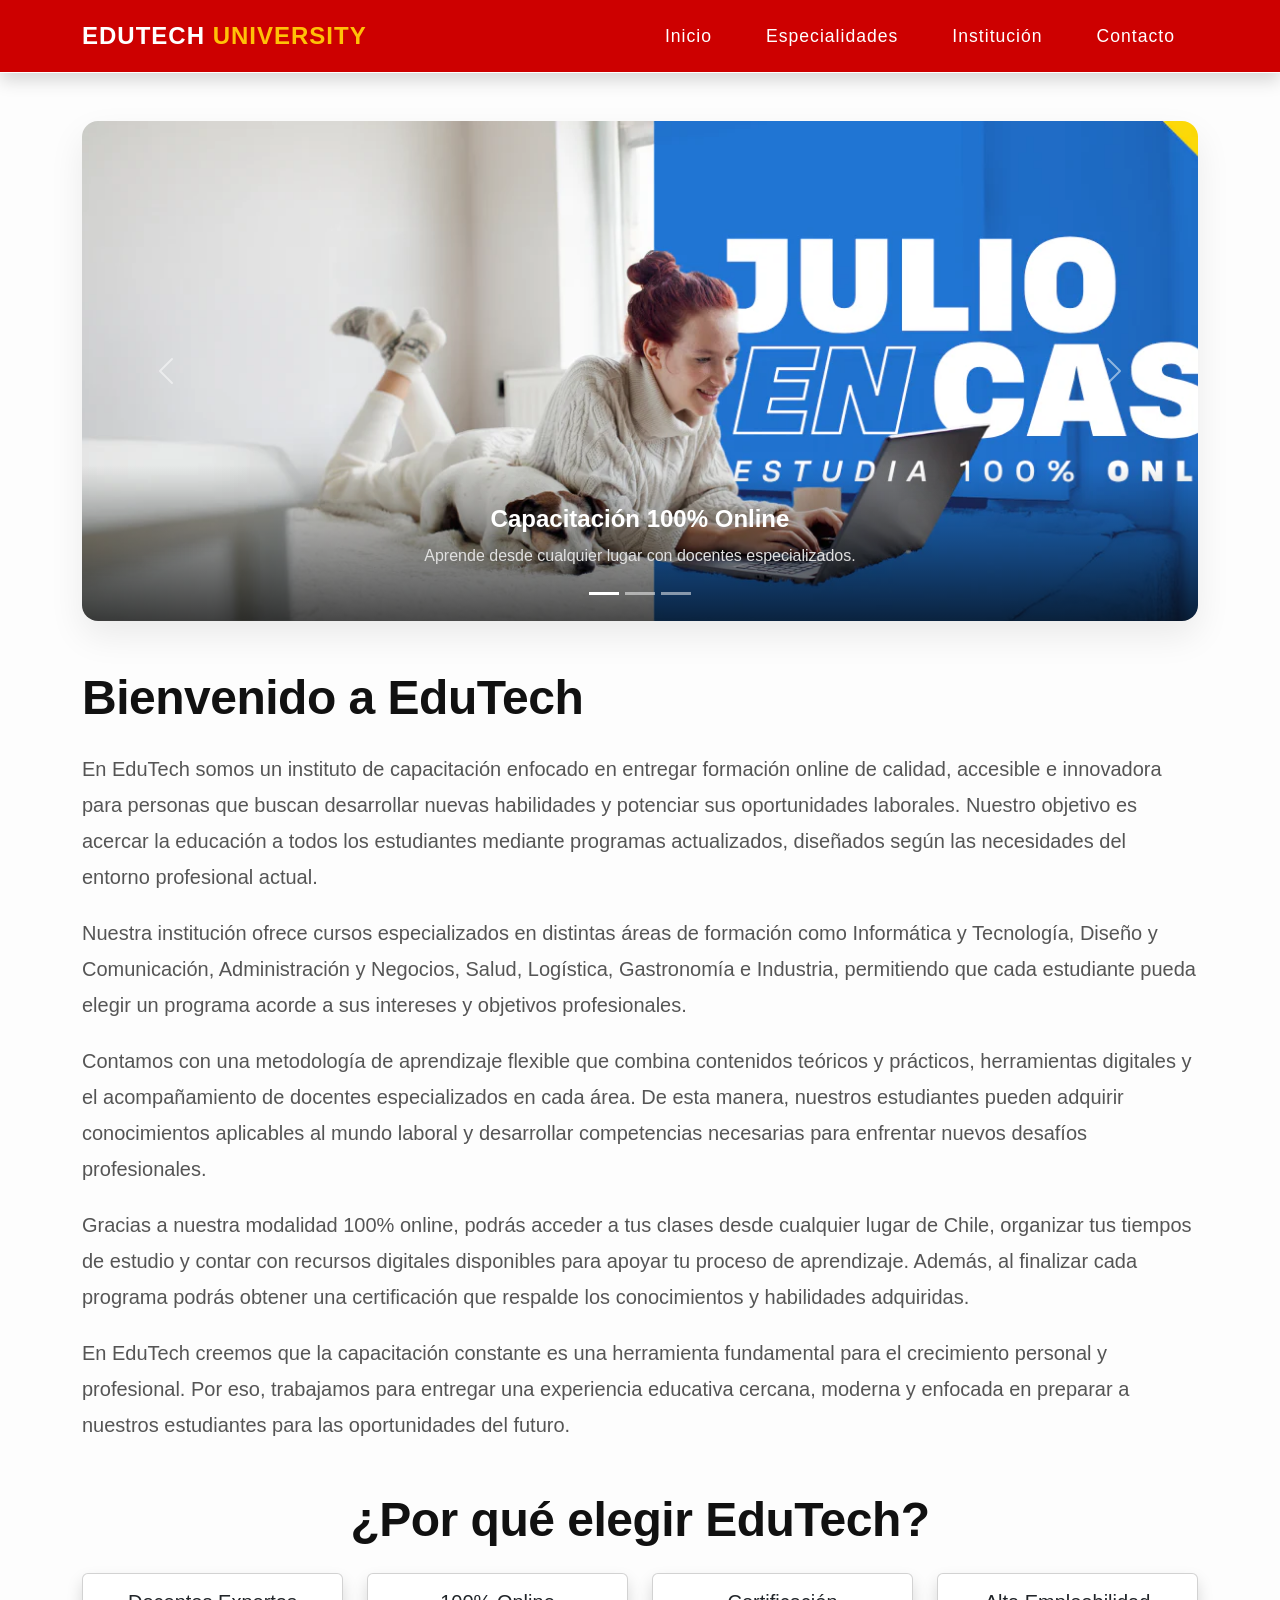
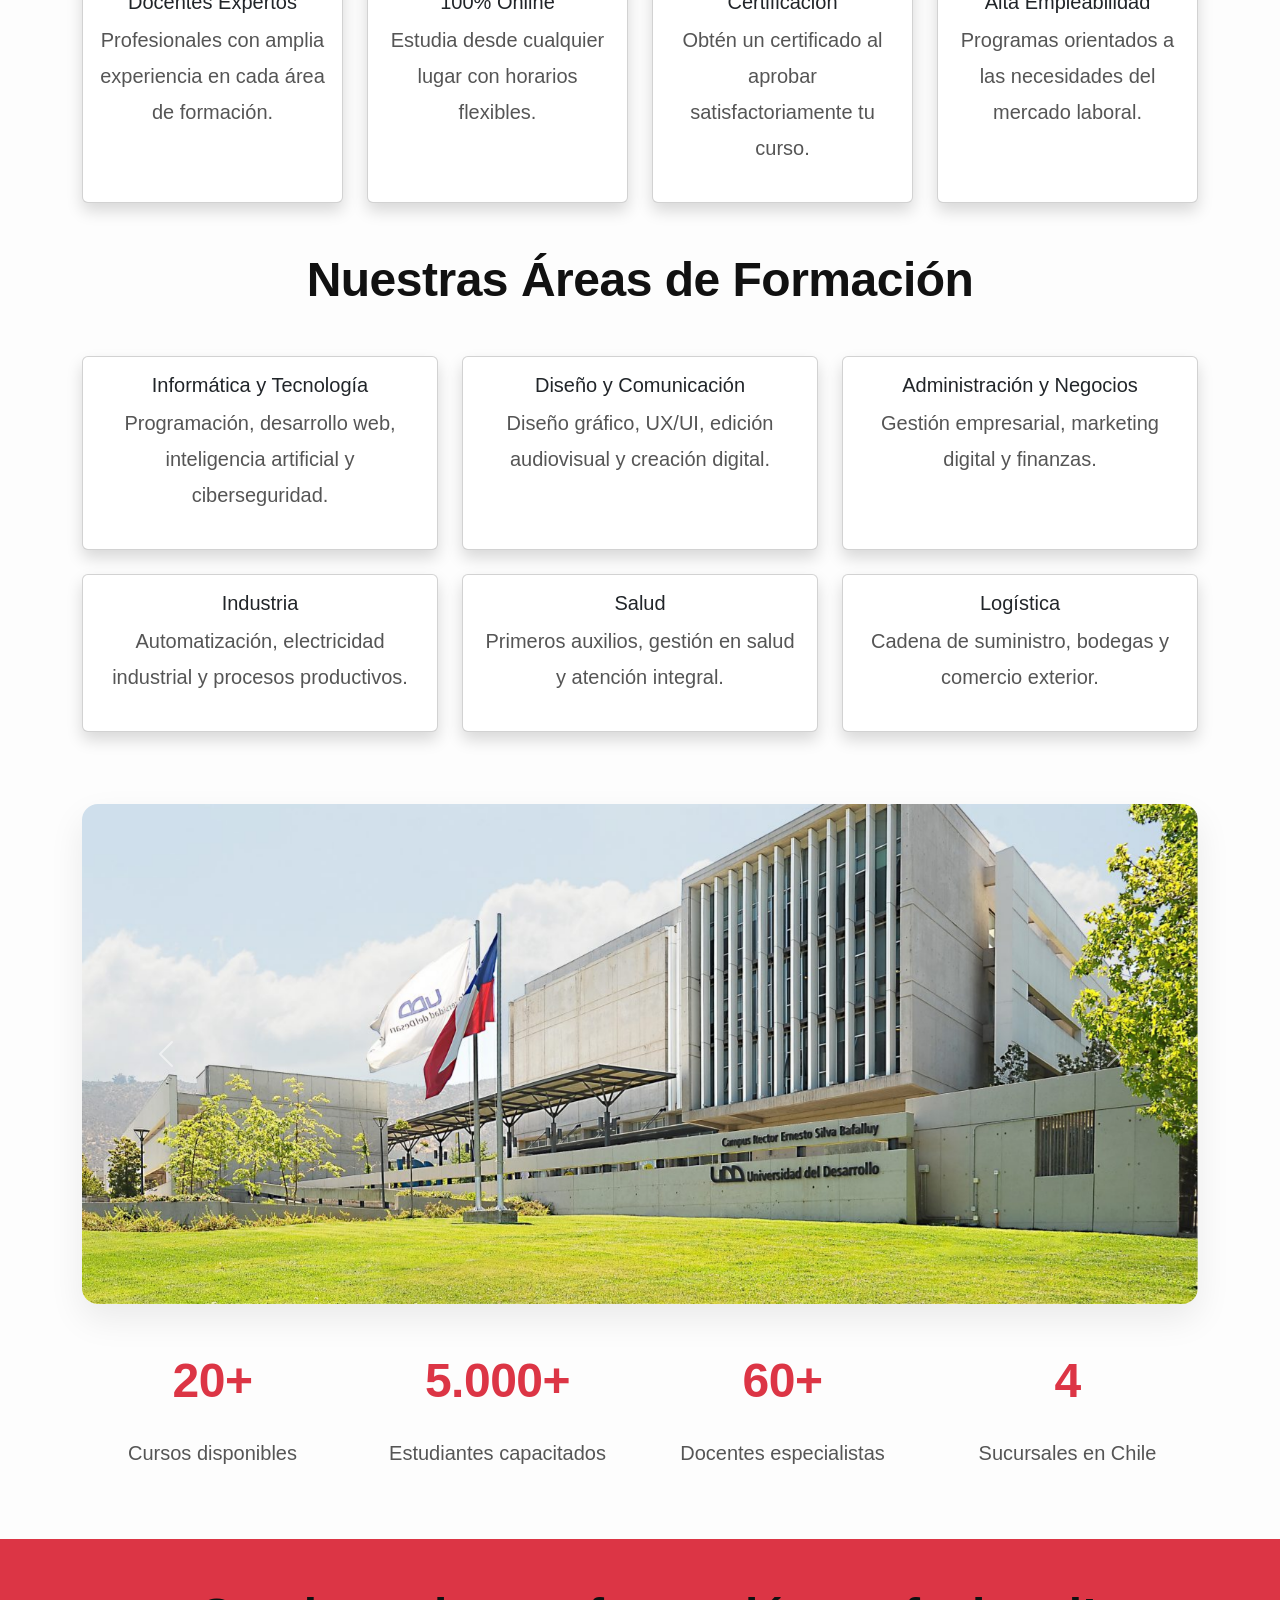
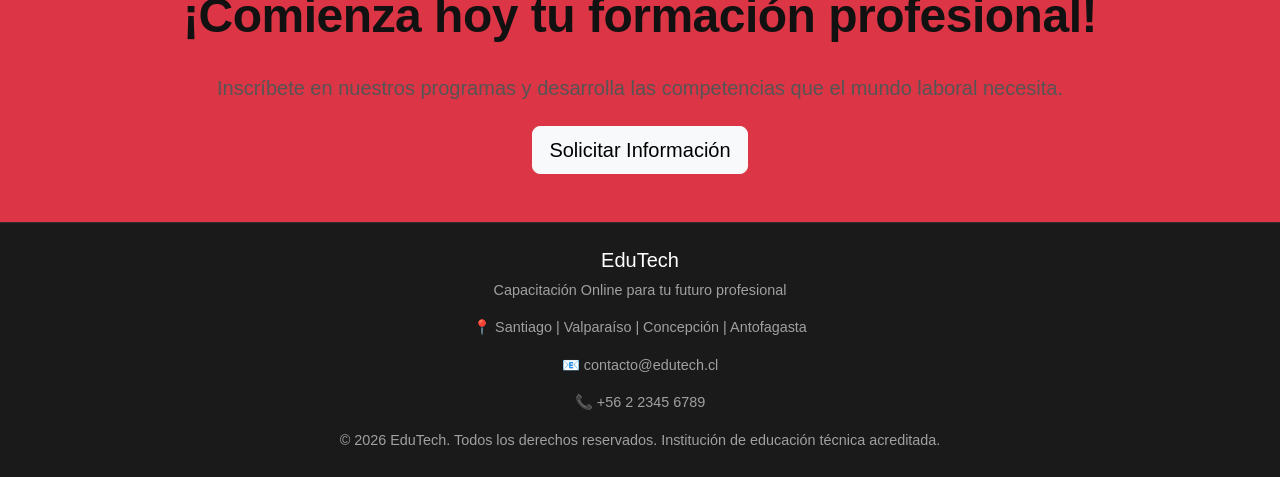
<file: index.html>
<!DOCTYPE html>
<html lang="es">
<head>
    <meta charset="UTF-8">
    <meta name="viewport" content="width=device-width, initial-scale=1.0">

    <link href="https://cdn.jsdelivr.net/npm/bootstrap@5.3.8/dist/css/bootstrap.min.css"
    rel="stylesheet"
    integrity="sha384-sRIl4kxILFvY47J16cr9ZwB07vP4J8+LH7qKQnuqkuIAvNWLzeN8tE5YBujZqJLB"
    crossorigin="anonymous">

    <link rel="stylesheet" href="estilo.css">

    <title>EduTech</title>
</head>
<body>
<header>
    <!-- Navegación -->
    <nav class="navbar navbar-expand-lg navbar-dark bg-uni-dark shadow sticky-top">
        <div class="container">
            <a class="navbar-brand fw-bold fs-4 tracking-tight" href="index.html">EduTech <span class="text-warning">University</span></a>
            <button class="navbar-toggler" type="button" data-bs-toggle="collapse" data-bs-target="#navbarMain" aria-controls="navbarMain" aria-expanded="false" aria-label="Toggle navigation">
                <span class="navbar-toggler-icon"></span>
            </button>
            <div class="collapse navbar-collapse justify-content-end" id="navbarMain">
                <ul class="navbar-nav align-items-center gap-2">
                    <li class="nav-item"><a class="nav-link text-white-50" href="index.html">Inicio</a></li>
                    <li class="nav-item"><a class="nav-link active fw-bold" href="cursos.html">Especialidades</a></li>
                    <li class="nav-item"><a class="nav-link text-white-50" href="institucionn.html">Institución</a></li>
                    <li class="nav-item"><a class="nav-link text-white-50" href="contacto.html">Contacto</a></li>
                </ul>
            </div>
        </div>
    </nav>

</header>

<main>

<section class="container mt-5">

<div id="carouselExampleCaptions" class="carousel slide">

<div class="carousel-indicators">

<button type="button"
data-bs-target="#carouselExampleCaptions"
data-bs-slide-to="0"
class="active"
aria-current="true">
</button>

<button
type="button"
data-bs-target="#carouselExampleCaptions"
data-bs-slide-to="1">
</button>

<button
type="button"
data-bs-target="#carouselExampleCaptions"
data-bs-slide-to="2">
</button>

</div>

<div class="carousel-inner">

<div class="carousel-item active">

<img src="online.webp"
class="d-block w-100 img-hover"
alt="banner1">

<div class="carousel-caption d-none d-md-block">

<h5>Capacitación 100% Online</h5>

<p>
Aprende desde cualquier lugar con docentes especializados.
</p>

</div>

</div>

<div class="carousel-item">

<img src="images.jpeg"
class="d-block w-100 img-hover"
alt="banner2">

<div class="carousel-caption d-none d-md-block">

<h5>Más de 20 cursos disponibles</h5>

<p>
Especialízate en tecnología, diseño, salud, negocios e industria.
</p>

</div>

</div>

<div class="carousel-item">

<img src="curso.webp"
class="d-block w-100 img-hover"
alt="banner3">

<div class="carousel-caption d-none d-md-block">

<h5>Impulsa tu futuro profesional</h5>

<p>
Obtén una certificación al finalizar cada capacitación.
</p>

</div>

</div>

</div>

<button class="carousel-control-prev"
type="button"
data-bs-target="#carouselExampleCaptions"
data-bs-slide="prev">

<span class="carousel-control-prev-icon"></span>

</button>

<button class="carousel-control-next"
type="button"
data-bs-target="#carouselExampleCaptions"
data-bs-slide="next">

<span class="carousel-control-next-icon"></span>

</button>

</div>

</section>

<section class="container mt-5">

<h2>Bienvenido a EduTech</h2>

<p>
En EduTech somos un instituto de capacitación enfocado en entregar formación online de calidad, accesible e innovadora para personas que buscan desarrollar nuevas habilidades y potenciar sus oportunidades laborales. Nuestro objetivo es acercar la educación a todos los estudiantes mediante programas actualizados, diseñados según las necesidades del entorno profesional actual.


<p>
Nuestra institución ofrece cursos especializados en distintas áreas de formación como Informática y Tecnología, Diseño y Comunicación, Administración y Negocios, Salud, Logística, Gastronomía e Industria, permitiendo que cada estudiante pueda elegir un programa acorde a sus intereses y objetivos profesionales.
<p>
Contamos con una metodología de aprendizaje flexible que combina contenidos teóricos y prácticos, herramientas digitales y el acompañamiento de docentes especializados en cada área. De esta manera, nuestros estudiantes pueden adquirir conocimientos aplicables al mundo laboral y desarrollar competencias necesarias para enfrentar nuevos desafíos profesionales.
</p>

<p>
Gracias a nuestra modalidad 100% online, podrás acceder a tus clases desde cualquier lugar de Chile, organizar tus tiempos de estudio y contar con recursos digitales disponibles para apoyar tu proceso de aprendizaje. Además, al finalizar cada programa podrás obtener una certificación que respalde los conocimientos y habilidades adquiridas.
</p>
<p>
En EduTech creemos que la capacitación constante es una herramienta fundamental para el crecimiento personal y profesional. Por eso, trabajamos para entregar una experiencia educativa cercana, moderna y enfocada en preparar a nuestros estudiantes para las oportunidades del futuro.
</p>
</section>

<section class="container mt-5">

<h2 class="text-center mb-4">
¿Por qué elegir EduTech?
</h2>

<div class="row">

<div class="col-md-3">

<div class="card h-100 shadow">

<div class="card-body text-center">

<h5>Docentes Expertos</h5>

<p>
Profesionales con amplia experiencia en cada área de formación.
</p>

</div>

</div>

</div>

<div class="col-md-3">

<div class="card h-100 shadow">

<div class="card-body text-center">

<h5>100% Online</h5>

<p>
Estudia desde cualquier lugar con horarios flexibles.
</p>

</div>

</div>

</div>

<div class="col-md-3">

<div class="card h-100 shadow">

<div class="card-body text-center">

<h5>Certificación</h5>

<p>
Obtén un certificado al aprobar satisfactoriamente tu curso.
</p>

</div>

</div>

</div>

<div class="col-md-3">

<div class="card h-100 shadow">

<div class="card-body text-center">

<h5>Alta Empleabilidad</h5>

<p>
Programas orientados a las necesidades del mercado laboral.
</p>

</div>

</div>

</div>

</div>

</section>
<!-- Áreas de formación -->
        <section class="container mt-5">

    <h2 class="text-center mb-5">Nuestras Áreas de Formación</h2>

    <div class="row text-center">

        <!-- Informática -->
        <div class="col-md-4 mb-4">
            <a href="cursos.html" class="text-decoration-none text-dark">
                <div class="card shadow h-100">
                    <div class="card-body">
                        <h5>Informática y Tecnología</h5>
                        <p>
                            Programación, desarrollo web, inteligencia artificial y ciberseguridad.
                        </p>
                    </div>
                </div>
            </a>
        </div>


        <!-- Diseño -->
        <div class="col-md-4 mb-4">
            <a href="cursos.html" class="text-decoration-none text-dark">
                <div class="card shadow h-100">
                    <div class="card-body">
                        <h5>Diseño y Comunicación</h5>
                        <p>
                            Diseño gráfico, UX/UI, edición audiovisual y creación digital.
                        </p>
                    </div>
                </div>
            </a>
        </div>


        <!-- Administración -->
        <div class="col-md-4 mb-4">
            <a href="cursos.html" class="text-decoration-none text-dark">
                <div class="card shadow h-100">
                    <div class="card-body">
                        <h5>Administración y Negocios</h5>
                        <p>
                            Gestión empresarial, marketing digital y finanzas.
                        </p>
                    </div>
                </div>
            </a>
        </div>


        <!-- Industria -->
        <div class="col-md-4 mb-4">
            <a href="cursos.html" class="text-decoration-none text-dark">
                <div class="card shadow h-100">
                    <div class="card-body">
                        <h5>Industria</h5>
                        <p>
                            Automatización, electricidad industrial y procesos productivos.
                        </p>
                    </div>
                </div>
            </a>
        </div>


        <!-- Salud -->
        <div class="col-md-4 mb-4">
            <a href="cursos.html" class="text-decoration-none text-dark">
                <div class="card shadow h-100">
                    <div class="card-body">
                        <h5>Salud</h5>
                        <p>
                            Primeros auxilios, gestión en salud y atención integral.
                        </p>
                    </div>
                </div>
            </a>
        </div>


        <!-- Logística -->
        <div class="col-md-4 mb-4">
            <a href="cursos.html" class="text-decoration-none text-dark">
                <div class="card shadow h-100">
                    <div class="card-body">
                        <h5>Logística</h5>
                        <p>
                            Cadena de suministro, bodegas y comercio exterior.
                        </p>
                    </div>
                </div>
            </a>
        </div>

    </div>

</section>

</section>

<!-- Segundo Carrusel -->

<section class="container mt-5">

<div id="carouselExampleControlsNoTouching"
class="carousel slide"
data-bs-touch="false">

<div class="carousel-inner">

<div class="carousel-item active">

<img src="stgo.jpeg"
class="d-block w-100"
alt="Campus EduTech">

</div>

<div class="carousel-item">

<img src="sede1.jpg"
class="d-block w-100"
alt="Estudiantes">

</div>

<div class="carousel-item">

<img src="sede3.jpg"
class="d-block w-100"
alt="Laboratorio">

</div>

</div>

<button class="carousel-control-prev"
type="button"
data-bs-target="#carouselExampleControlsNoTouching"
data-bs-slide="prev">

<span class="carousel-control-prev-icon"></span>

<span class="visually-hidden">Anterior</span>

</button>

<button class="carousel-control-next"
type="button"
data-bs-target="#carouselExampleControlsNoTouching"
data-bs-slide="next">

<span class="carousel-control-next-icon"></span>

<span class="visually-hidden">Siguiente</span>

</button>

</div>

</section>

<!-- Estadísticas -->

<section class="container mt-5 mb-5">

<div class="row text-center">

<div class="col-md-3">

<h2 class="text-danger">20+</h2>

<p>Cursos disponibles</p>

</div>

<div class="col-md-3">

<h2 class="text-danger">5.000+</h2>

<p>Estudiantes capacitados</p>

</div>

<div class="col-md-3">

<h2 class="text-danger">60+</h2>

<p>Docentes especialistas</p>

</div>

<div class="col-md-3">

<h2 class="text-danger">4</h2>

<p>Sucursales en Chile</p>

</div>

</div>

</section>

<!-- Llamado a la acción -->

<section class="bg-danger text-white text-center p-5">

<h2>¡Comienza hoy tu formación profesional!</h2>

<p class="lead">
Inscríbete en nuestros programas y desarrolla las competencias que el mundo laboral necesita.
</p>

<a href="contacto.html" class="btn btn-light btn-lg">
Solicitar Información
</a>

</section>

</main>

<!-- Footer -->

<footer class="bg-dark text-white text-center p-4">

<h5>EduTech</h5>

<p>
Capacitación Online para tu futuro profesional
</p>

<p>
📍 Santiago | Valparaíso | Concepción | Antofagasta
</p>

<p>
📧 contacto@edutech.cl
</p>

<p>
📞 +56 2 2345 6789
</p>

<p class="mb-0">
© 2026 EduTech. Todos los derechos reservados. Institución de educación técnica acreditada.
</p>

</footer>

<script src="https://cdn.jsdelivr.net/npm/bootstrap@5.3.8/dist/js/bootstrap.bundle.min.js"
integrity="sha384-FKyoEForCGlyvwx9Hj09JcYn3nv7wiPVlz7YYwJrWVcXK/BmnVDxM+D2scQbITxI"
crossorigin="anonymous"></script>

</body>
</html>
</file>
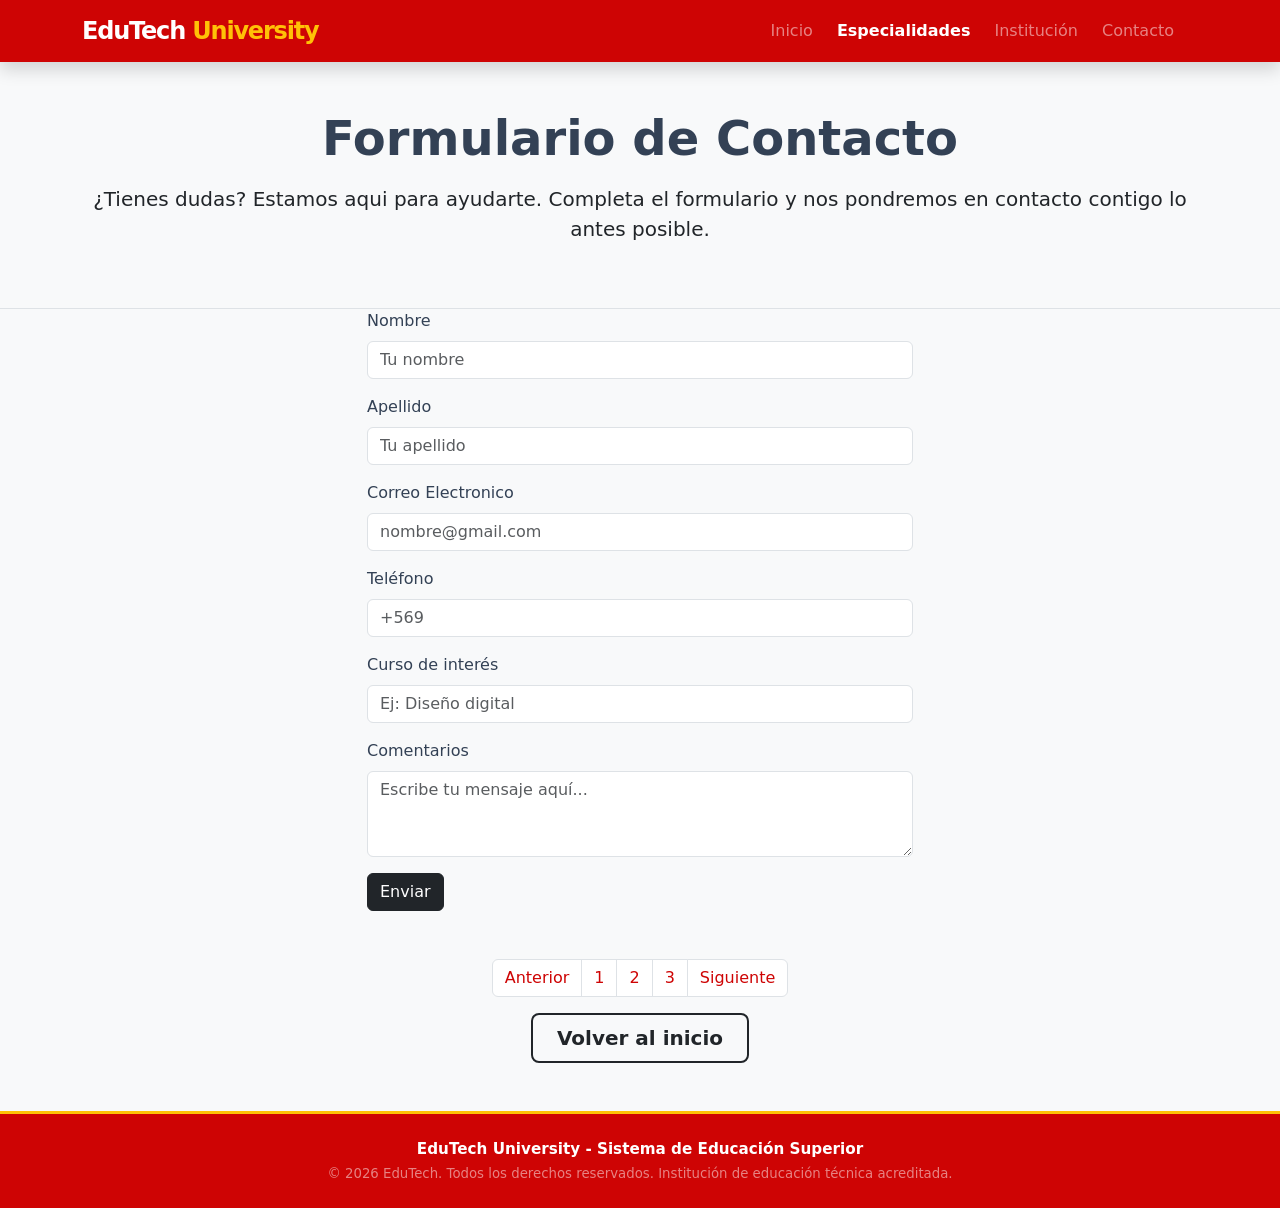
<file: contacto.html>
<!DOCTYPE html>
<html lang="en">
<head>
    <meta charset="UTF-8">
    <meta name="viewport" content="width=device-width, initial-scale=1.0">
    <link href="https://cdn.jsdelivr.net/npm/bootstrap@5.3.8/dist/css/bootstrap.min.css" rel="stylesheet" integrity="sha384-sRIl4kxILFvY47J16cr9ZwB07vP4J8+LH7qKQnuqkuIAvNWLzeN8tE5YBujZqJLB" crossorigin="anonymous">
    <link rel="stylesheet" href="estilocontacto.css">
    <title>Formulario de Contacto</title>
</head>
<body>
     <nav class="navbar navbar-expand-lg navbar-dark bg-uni-dark shadow sticky-top">
        <div class="container">
            <a class="navbar-brand fw-bold fs-4 tracking-tight" href="index.html">EduTech <span class="text-warning">University</span></a>
            <button class="navbar-toggler" type="button" data-bs-toggle="collapse" data-bs-target="#navbarMain" aria-controls="navbarMain" aria-expanded="false" aria-label="Toggle navigation">
                <span class="navbar-toggler-icon"></span>
            </button>
            <div class="collapse navbar-collapse justify-content-end" id="navbarMain">
                <ul class="navbar-nav align-items-center gap-2">
                    <li class="nav-item"><a class="nav-link text-white-50" href="index.html">Inicio</a></li>
                    <li class="nav-item"><a class="nav-link active fw-bold" href="cursos.html">Especialidades</a></li>
                    <li class="nav-item"><a class="nav-link text-white-50" href="institucionn.html">Institución</a></li>
                    <li class="nav-item"><a class="nav-link text-white-50" href="contacto.html">Contacto</a></li>
                    <li class="nav-item ms-lg-2">
                    </li>
                </ul>
            </div>
        </div>
    </nav>
     <header class="text-center py-5 bg-light border-bottom">
    <div class="container">
        <h1 class="fw-bold display-5"> Formulario de Contacto</h1>
            <p class="lead text-dark mt-3">
            ¿Tienes dudas? Estamos aqui para ayudarte. Completa el formulario y nos pondremos en contacto contigo lo antes posible.
            </p>    </div>
        </header>
            <main class="container">
            <div class="row justify-content-center">
                <div class="col-md-6">
                <form> 
            <div class="mb-3">
                <label for="Nombre" class="form-label">Nombre</label>
                <input type="text" class="form-control" id="Nombre" placeholder="Tu nombre">
            </div>
            <div class="mb-3">
                <label for="Apellido" class="form-label">Apellido</label>
                <input type="text" class="form-control" id="Apellido" placeholder="Tu apellido">
            </div>
            <div class="mb-3">
                <label for="exampleFormControlInput1" class="form-label">Correo Electronico</label>
                <input type="email" class="form-control" id="exampleFormControlInput1" placeholder="nombre@gmail.com">
            </div>
            <div class="mb-3">
                <label for="exampleFormControlInput1" class="form-label">Teléfono</label>
                <input type="email" class="form-control" id="exampleFormControlInput1" placeholder="+569">
            </div>
            <div class="mb-3">
                <label for="exampleFormControlInput1" class="form-label">Curso de interés</label>
                <input type="email" class="form-control" id="exampleFormControlInput1" placeholder="Ej: Diseño digital">
            </div>
            <div class="mb-3">
                <label for="exampleFormControlTextarea1" class="form-label">Comentarios</label>
                <textarea class="form-control" id="exampleFormControlTextarea1" placeholder="Escribe tu mensaje aquí..." rows="3"></textarea>
            </div>
            <!--Este es un boton para enviar el formulario-->
            <button type="submit" class="btn btn-dark">Enviar</button>
            
        </form>
    </main>
    <br><br>
    <footer>
            
    </footer>
     <nav aria-label="Page navigation example" class="mb-3">
        <ul class="pagination justify-content-center mb-0">
            <li class="page-item"><a class="page-link" href="institucionn.html">Anterior</a></li>
            <li class="page-item"><a class="page-link" href="cursos.html">1</a></li>
            <li class="page-item"><a class="page-link" href="institucionn.html">2</a></li>
            <li class="page-item"><a class="page-link" href="contacto.html">3</a></li>
            <li class="page-item"><a class="page-link" href="cursos.html">Siguiente</a></li>
        </ul>
    </nav>
    
        <div class="text-center">
            <a href="index.html" class="btn btn-outline-dark btn-lg px-4"> Volver al inicio</a>
        </div>
 <footer class="bg-uni-dark text-white border-top border-warning border-3 py-4 mt-5">
        <div class="container text-center">
            <p class="mb-1 fw-bold"> EduTech University - Sistema de Educación Superior</p>
            <p class="mb-0 text-white-50 small">&copy; 2026 EduTech. Todos los derechos reservados. Institución de educación técnica acreditada.</p>
        </div>
    </footer>
</body>
</html>
</file>
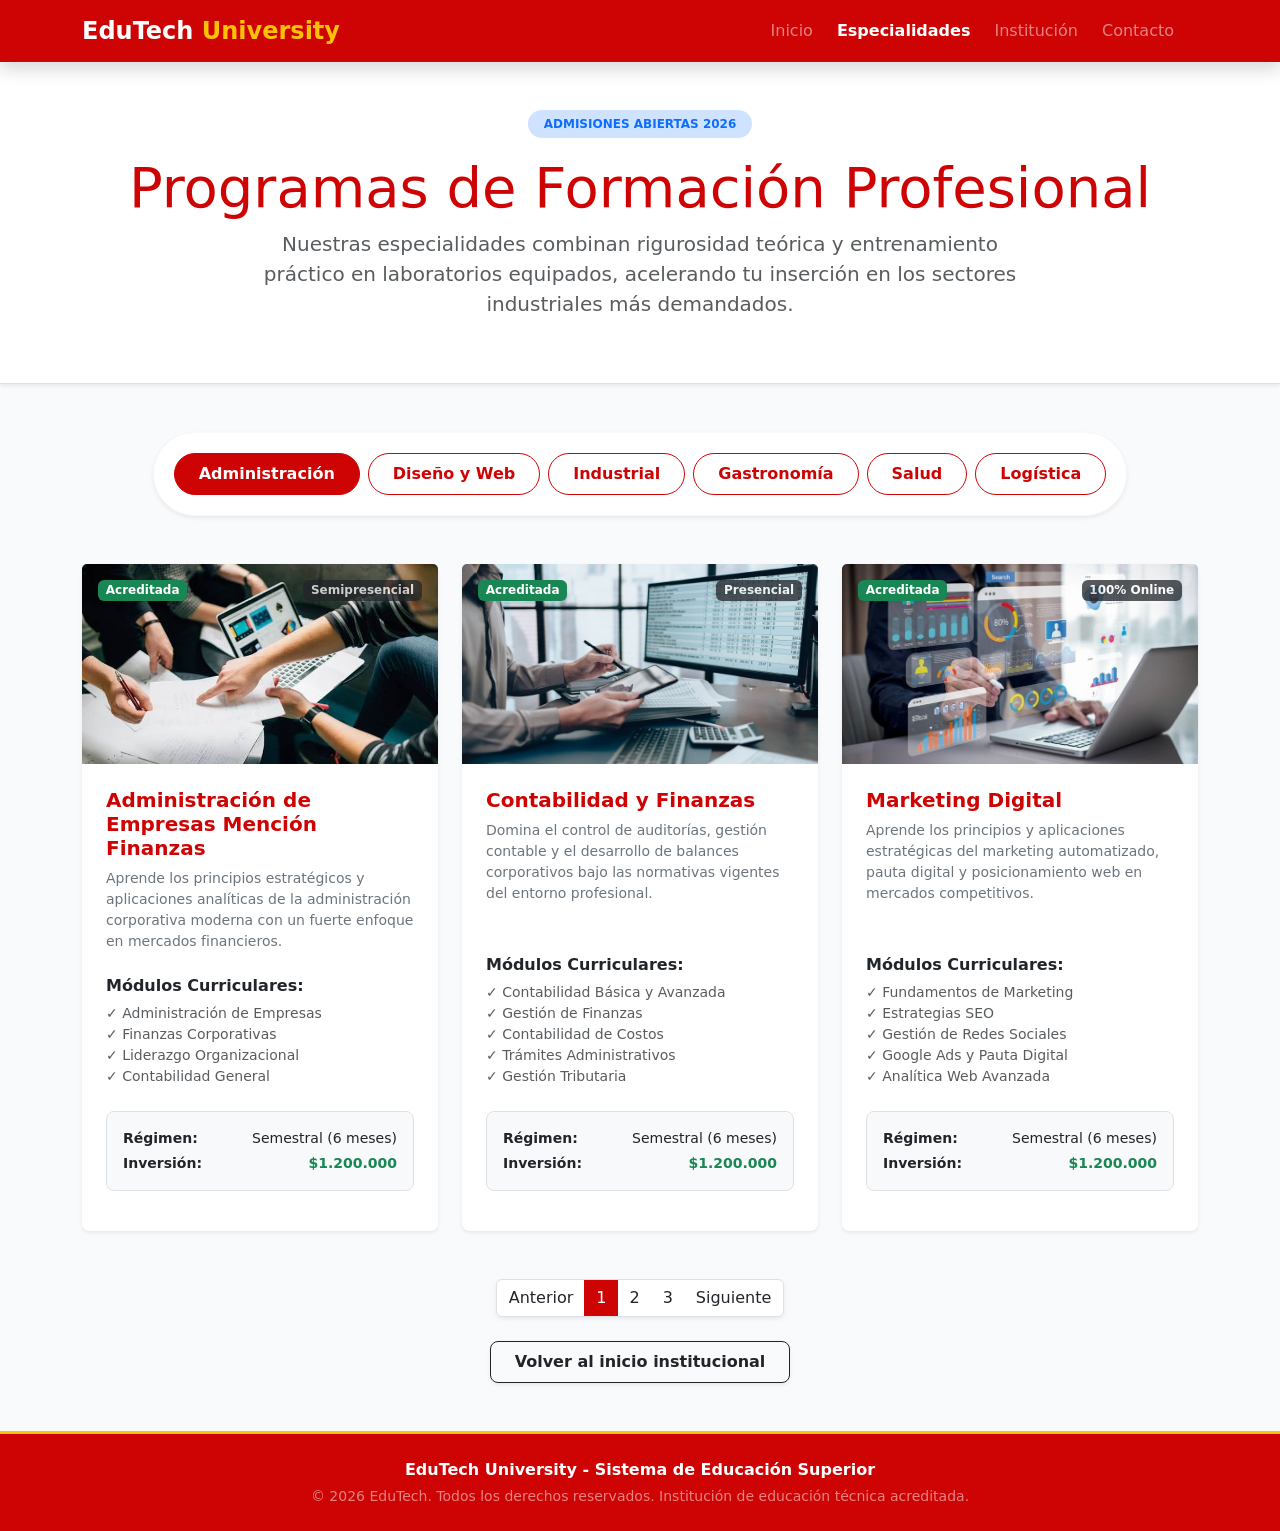
<file: cursos.html>
<!DOCTYPE html>
<html lang="es">
<head>
    <meta charset="UTF-8">
    <meta name="viewport" content="width=device-width, initial-scale=1.0">
    <link href="https://cdn.jsdelivr.net/npm/bootstrap@5.3.3/dist/css/bootstrap.min.css" rel="stylesheet" integrity="sha384-QWTKZyjpPEjISv5WaRU9OFeRpok6YctnYmDr5pNlyT2bRjXh0JMhjY6hW+ALEwIH" crossorigin="anonymous">
    <link rel="stylesheet" href="cursos.css">
    <title>Oferta Académica - Instituto Superior EduTech</title>
</head>
<body>

    <!-- 1. BARRA DE NAVEGACIÓN INSTITUCIONAL -->
    <nav class="navbar navbar-expand-lg navbar-dark bg-uni-dark shadow sticky-top">
        <div class="container">
            <a class="navbar-brand fw-bold fs-4 tracking-tight" href="index.html">EduTech <span class="text-warning">University</span></a>
            <button class="navbar-toggler" type="button" data-bs-toggle="collapse" data-bs-target="#navbarMain" aria-controls="navbarMain" aria-expanded="false" aria-label="Toggle navigation">
                <span class="navbar-toggler-icon"></span>
            </button>
            <div class="collapse navbar-collapse justify-content-end" id="navbarMain">
                <ul class="navbar-nav align-items-center gap-2">
                    <li class="nav-item"><a class="nav-link text-white-50" href="index.html">Inicio</a></li>
                    <li class="nav-item"><a class="nav-link active fw-bold" href="cursos.html">Especialidades</a></li>
                    <li class="nav-item"><a class="nav-link text-white-50" href="institucionn.html">Institución</a></li>
                    <li class="nav-item"><a class="nav-link text-white-50" href="contacto.html">Contacto</a></li>
                    <li class="nav-item ms-lg-2">
                    </li>
                </ul>
            </div>
        </div>
    </nav>

    <!-- 2. ENCABEZADO / HERO -->
    <header class="py-5 bg-white border-bottom mb-5 shadow-sm">
        <div class="container text-center">
            <span class="badge text-uppercase bg-primary-subtle text-primary px-3 py-2 rounded-pill mb-3 fw-bold">Admisiones Abiertas 2026</span>
            <h1 class="display-4 fw-black text-uni-dark">Programas de Formación Profesional</h1>
            <p class="lead text-muted mx-auto" style="max-width: 800px;">
                Nuestras especialidades combinan rigurosidad teórica y entrenamiento práctico en laboratorios equipados, acelerando tu inserción en los sectores industriales más demandados.
            </p>
        </div>
    </header>

    <!-- 3. CONTENIDO PRINCIPAL: FILTROS Y FACULTADES -->
    <main class="container mb-5">
        
        <!-- Menú de Selección de Facultades -->
        <div class="d-flex justify-content-center mb-5">
            <ul class="nav nav-pills justify-content-center bg-white p-3 rounded-pill shadow-sm border border-light flex-wrap" id="academicTabs" role="tablist">
                <li class="nav-item" role="presentation">
                    <button class="nav-link active rounded-pill px-4" id="admin-tab" data-bs-toggle="pill" data-bs-target="#admin-pane" type="button" role="tab" aria-controls="admin-pane" aria-selected="true"> Administración</button>
                </li>
                <li class="nav-item" role="presentation">
                    <button class="nav-link rounded-pill px-4" id="diseno-tab" data-bs-toggle="pill" data-bs-target="#diseno-pane" type="button" role="tab" aria-controls="diseno-pane" aria-selected="false">Diseño y Web</button>
                </li>
                <li class="nav-item" role="presentation">
                    <button class="nav-link rounded-pill px-4" id="industrial-tab" data-bs-toggle="pill" data-bs-target="#industrial-pane" type="button" role="tab" aria-controls="industrial-pane" aria-selected="false"> Industrial</button>
                </li>
                <li class="nav-item" role="presentation">
                    <button class="nav-link rounded-pill px-4" id="gastro-tab" data-bs-toggle="pill" data-bs-target="#gastro-pane" type="button" role="tab" aria-controls="gastro-pane" aria-selected="false"> Gastronomía</button>
                </li>
                <li class="nav-item" role="presentation">
                    <button class="nav-link rounded-pill px-4" id="salud-tab" data-bs-toggle="pill" data-bs-target="#salud-pane" type="button" role="tab" aria-controls="salud-pane" aria-selected="false"> Salud</button>
                </li>
                <li class="nav-item" role="presentation">
                    <button class="nav-link rounded-pill px-4" id="logistica-tab" data-bs-toggle="pill" data-bs-target="#logistica-pane" type="button" role="tab" aria-controls="logistica-pane" aria-selected="false">Logística</button>
                </li>
            </ul>
        </div>

        <!-- CONTENEDOR MULTIPANEL (TAB CONTENT) -->
        <div class="tab-content" id="academicTabsContent">
            
            <!-- ==========================================
                 PANEL 1: ADMINISTRACIÓN DE EMPRESAS
                 ========================================== -->
            <div class="tab-pane fade show active" id="admin-pane" role="tabpanel" aria-labelledby="admin-tab">
                <div class="row g-4">
                    <!-- Curso 1 -->
                    <div class="col-12 col-md-6 col-lg-4">
                        <div class="card h-100 shadow-sm card-university border-0">
                            <div class="card-img-container">
                                <img src="imagen1.jpeg" alt="Administración" class="card-img-top">
                                <span class="position-absolute top-0 start-0 m-3 badge bg-success shadow-sm">Acreditada</span>
                                <span class="position-absolute top-0 end-0 m-3 badge bg-dark opacity-75">Semipresencial</span>
                            </div>
                            <div class="card-body d-flex flex-column p-4">
                                <h4 class="card-title h5 fw-bold text-uni-dark mb-2">Administración de Empresas Mención Finanzas</h4>
                                <p class="card-text text-secondary small mb-4">Aprende los principios estratégicos y aplicaciones analíticas de la administración corporativa moderna con un fuerte enfoque en mercados financieros.</p>
                                <div class="mt-auto">
                                    <h5 class="h6 fw-bold text-dark mb-2">Módulos Curriculares:</h5>
                                    <ul class="list-unstyled text-muted small mb-4">
                                        <li>✓ Administración de Empresas</li>
                                        <li>✓ Finanzas Corporativas</li>
                                        <li>✓ Liderazgo Organizacional</li>
                                        <li>✓ Contabilidad General</li>
                                    </ul>
                                    <div class="bg-light p-3 rounded-3 small mb-3 border">
                                        <div class="d-flex justify-content-between mb-1"><strong>Régimen:</strong> <span>Semestral (6 meses)</span></div>
                                        <div class="d-flex justify-content-between"><strong>Inversión:</strong> <span class="text-success fw-bold">$1.200.000</span></div>
                                    </div>
                                    <div class="d-grid gap-2">
                                    </div>
                                </div>
                            </div>
                        </div>
                    </div>
                    <!-- Curso 2 -->
                    <div class="col-12 col-md-6 col-lg-4">
                        <div class="card h-100 shadow-sm card-university border-0">
                            <div class="card-img-container">
                                <img src="contabilidad.jpg" alt="Contabilidad" class="card-img-top">
                                <span class="position-absolute top-0 start-0 m-3 badge bg-success shadow-sm">Acreditada</span>
                                <span class="position-absolute top-0 end-0 m-3 badge bg-dark opacity-75">Presencial</span>
                            </div>
                            <div class="card-body d-flex flex-column p-4">
                                <h4 class="card-title h5 fw-bold text-uni-dark mb-2">Contabilidad y Finanzas</h4>
                                <p class="card-text text-secondary small mb-4">Domina el control de auditorías, gestión contable y el desarrollo de balances corporativos bajo las normativas vigentes del entorno profesional.</p>
                                <div class="mt-auto">
                                    <h5 class="h6 fw-bold text-dark mb-2"> Módulos Curriculares:</h5>
                                    <ul class="list-unstyled text-muted small mb-4">
                                        <li>✓ Contabilidad Básica y Avanzada</li>
                                        <li>✓ Gestión de Finanzas</li>
                                        <li>✓ Contabilidad de Costos</li>
                                        <li>✓ Trámites Administrativos</li>
                                        <li>✓ Gestión Tributaria</li>
                                    </ul>
                                    <div class="bg-light p-3 rounded-3 small mb-3 border">
                                        <div class="d-flex justify-content-between mb-1"><strong>Régimen:</strong> <span>Semestral (6 meses)</span></div>
                                        <div class="d-flex justify-content-between"><strong>Inversión:</strong> <span class="text-success fw-bold">$1.200.000</span></div>
                                    </div>
                                    <div class="d-grid gap-2">
                                    </div>
                                </div>
                            </div>
                        </div>
                    </div>
                    <!-- Curso 3 -->
                    <div class="col-12 col-md-6 col-lg-4">
                        <div class="card h-100 shadow-sm card-university border-0">
                            <div class="card-img-container">
                                <img src="marketing.jpg" alt="Marketing" class="card-img-top">
                                <span class="position-absolute top-0 start-0 m-3 badge bg-success shadow-sm">Acreditada</span>
                                <span class="position-absolute top-0 end-0 m-3 badge bg-dark opacity-75">100% Online</span>
                            </div>
                            <div class="card-body d-flex flex-column p-4">
                                <h4 class="card-title h5 fw-bold text-uni-dark mb-2">Marketing Digital</h4>
                                <p class="card-text text-secondary small mb-4">Aprende los principios y aplicaciones estratégicas del marketing automatizado, pauta digital y posicionamiento web en mercados competitivos.</p>
                                <div class="mt-auto">
                                    <h5 class="h6 fw-bold text-dark mb-2"> Módulos Curriculares:</h5>
                                    <ul class="list-unstyled text-muted small mb-4">
                                        <li>✓ Fundamentos de Marketing</li>
                                        <li>✓ Estrategias SEO</li>
                                        <li>✓ Gestión de Redes Sociales</li>
                                        <li>✓ Google Ads y Pauta Digital</li>
                                        <li>✓ Analítica Web Avanzada</li>
                                    </ul>
                                    <div class="bg-light p-3 rounded-3 small mb-3 border">
                                        <div class="d-flex justify-content-between mb-1"><strong>Régimen:</strong> <span>Semestral (6 meses)</span></div>
                                        <div class="d-flex justify-content-between"><strong>Inversión:</strong> <span class="text-success fw-bold">$1.200.000</span></div>
                                    </div>
                                    <div class="d-grid gap-2">
                                    </div>
                                </div>
                            </div>
                        </div>
                    </div>
                </div>
            </div>

            <!-- ==========================================
                 PANEL 2: DISEÑO Y TECNOLOGÍA
                 ========================================== -->
            <div class="tab-pane fade" id="diseno-pane" role="tabpanel" aria-labelledby="diseno-tab">
                <div class="row g-4">
                    <!-- Curso 4 -->
                    <div class="col-12 col-md-6 col-lg-4">
                        <div class="card h-100 shadow-sm card-university border-0">
                            <div class="card-img-container">
                                <img src="Fullstack.jpg" alt="Full stack" class="card-img-top">
                                <span class="position-absolute top-0 start-0 m-3 badge bg-info text-dark shadow-sm">Alta Demanda</span>
                                <span class="position-absolute top-0 end-0 m-3 badge bg-dark opacity-75">100% Online</span>
                            </div>
                            <div class="card-body d-flex flex-column p-4">
                                <h4 class="card-title h5 fw-bold text-uni-dark mb-2">Desarrollo Web Full Stack</h4>
                                <p class="card-text text-secondary small mb-4">Domina las tecnologías tanto de frontend como de backend necesarias para construir aplicaciones web robustas, escalables y profesionales.</p>
                                <div class="mt-auto">
                                    <h5 class="h6 fw-bold text-dark mb-2" Módulos Curriculares:</h5>
                                    <ul class="list-unstyled text-muted small mb-4">
                                        <li>✓ HTML5 y CSS3 Avanzado</li>
                                        <li>✓ Programación con JavaScript</li>
                                        <li>✓ Maquetación con Bootstrap</li>
                                        <li>✓ Modelado de Bases de Datos</li>
                                        <li>✓ Proyecto de Título Final</li>
                                    </ul>
                                    <div class="bg-light p-3 rounded-3 small mb-3 border">
                                        <div class="d-flex justify-content-between mb-1"><strong>Régimen:</strong> <span>Semestral (6 meses)</span></div>
                                        <div class="d-flex justify-content-between"><strong>Inversión:</strong> <span class="text-success fw-bold">$1.200.000</span></div>
                                    </div>
                                    
                                </div>
                            </div>
                        </div>
                    </div>
                    <!-- Curso 5 -->
                    <div class="col-12 col-md-6 col-lg-4">
                        <div class="card h-100 shadow-sm card-university border-0">
                            <div class="card-img-container">
                                <img src="imagenuix.png" alt="UX UI" class="card-img-top">
                                <span class="position-absolute top-0 start-0 m-3 badge bg-success shadow-sm">Acreditada</span>
                                <span class="position-absolute top-0 end-0 m-3 badge bg-dark opacity-75">Online</span>
                            </div>
                            <div class="card-body d-flex flex-column p-4">
                                <h4 class="card-title h5 fw-bold text-uni-dark mb-2">Diseño UX/UI</h4>
                                <p class="card-text text-secondary small mb-4">Aprende la metodología completa del diseño de experiencia de usuario (UX) y arquitectura de interfaces digitales de última generación (UI).</p>
                                <div class="mt-auto">
                                    <h5 class="h6 fw-bold text-dark mb-2"> Módulos Curriculares:</h5>
                                    <ul class="list-unstyled text-muted small mb-4">
                                        <li>✓ Fundamentos Epistemológicos de UX</li>
                                        <li>✓ Técnicas de Investigación de Usuario</li>
                                        <li>✓ Arquitectura, Wireframes y Prototipos</li>
                                        <li>✓ Diseño de Interfaces en Figma</li>
                                        <li>✓ Evaluación de Usabilidad de Interfaces</li>
                                    </ul>
                                    <div class="bg-light p-3 rounded-3 small mb-3 border">
                                        <div class="d-flex justify-content-between mb-1"><strong>Régimen:</strong> <span>Semestral (6 meses)</span></div>
                                        <div class="d-flex justify-content-between"><strong>Inversión:</strong> <span class="text-success fw-bold">$1.200.000</span></div>
                                    </div>
                                    
                                </div>
                            </div>
                        </div>
                    </div>
                    <!-- Curso 6 -->
                    <div class="col-12 col-md-6 col-lg-4">
                        <div class="card h-100 shadow-sm card-university border-0">
                            <div class="card-img-container">
                                <img src="imagenphyton.jpeg" alt="Python" class="card-img-top">
                                <span class="position-absolute top-0 start-0 m-3 badge bg-info text-dark shadow-sm">Alta Demanda</span>
                                <span class="position-absolute top-0 end-0 m-3 badge bg-dark opacity-75">100% Online</span>
                            </div>
                            <div class="card-body d-flex flex-column p-4">
                                <h4 class="card-title h5 fw-bold text-uni-dark mb-2">Programación con Python</h4>
                                <p class="card-text text-secondary small mb-4">Iníciate y avanza en el lenguaje de programación más popular del mundo, enfocado en automatización de tareas y desarrollo de backend estructurado.</p>
                                <div class="mt-auto">
                                    <h5 class="h6 fw-bold text-dark mb-2">Módulos Curriculares:</h5>
                                    <ul class="list-unstyled text-muted small mb-4">
                                        <li>✓ Sintaxis y Lógica Estructurada</li>
                                        <li>✓ Programación Modular y Funciones</li>
                                        <li>✓ Programación Orientada a Objetos</li>
                                        <li>✓ Desarrollo Web Estructurado</li>
                                        <li>✓ Persistencia y Manejo de Archivos</li>
                                        <li>✓ Proyecto Final Integrador</li>
                                    </ul>
                                    <div class="bg-light p-3 rounded-3 small mb-3 border">
                                        <div class="d-flex justify-content-between mb-1"><strong>Régimen:</strong> <span>Semestral (6 meses)</span></div>
                                        <div class="d-flex justify-content-between"><strong>Inversión:</strong> <span class="text-success fw-bold">$1.200.000</span></div>
                                    </div>
                                    
                                </div>
                            </div>
                        </div>
                    </div>
                    <!-- Curso 7 -->
                    <div class="col-12 col-md-6 col-lg-4">
                        <div class="card h-100 shadow-sm card-university border-0">
                            <div class="card-img-container">
                                <img src="ciberseguridad.jpg" alt="Ciberseguridad" class="card-img-top">
                                <span class="position-absolute top-0 start-0 m-3 badge bg-danger text-white shadow-sm">Crítica</span>
                                <span class="position-absolute top-0 end-0 m-3 badge bg-dark opacity-75">Semipresencial</span>
                            </div>
                            <div class="card-body d-flex flex-column p-4">
                                <h4 class="card-title h5 fw-bold text-uni-dark mb-2">Ciberseguridad</h4>
                                <p class="card-text text-secondary small mb-4">Aprende los fundamentos de protección perimetral, respuesta ante incidentes cibernéticos y auditorías de seguridad en entornos corporativos complejos.</p>
                                <div class="mt-auto">
                                    <h5 class="h6 fw-bold text-dark mb-2">Módulos Curriculares:</h5>
                                    <ul class="list-unstyled text-muted small mb-4">
                                        <li>✓ Fundamentos de Ciberseguridad</li>
                                        <li>✓ Gestión Técnica de Riesgos</li>
                                        <li>✓ Protección Estricta de Datos</li>
                                        <li>✓ Auditoría y Pruebas de Seguridad</li>
                                        <li>✓ Plan de Respuesta a Incidentes</li>
                                    </ul>
                                    <div class="bg-light p-3 rounded-3 small mb-3 border">
                                        <div class="d-flex justify-content-between mb-1"><strong>Régimen:</strong> <span>Semestral (6 meses)</span></div>
                                        <div class="d-flex justify-content-between"><strong>Inversión:</strong> <span class="text-success fw-bold">$1.200.000</span></div>
                                    </div>
                                   
                                </div>
                            </div>
                        </div>
                    </div>
                    <!-- Curso 8 -->
                    <div class="col-12 col-md-6 col-lg-4">
                        <div class="card h-100 shadow-sm card-university border-0">
                            <div class="card-img-container">
                                <img src="disenodigtal.jpeg" alt="Diseño Digital" class="card-img-top">
                                <span class="position-absolute top-0 start-0 m-3 badge bg-success shadow-sm">Acreditada</span>
                                <span class="position-absolute top-0 end-0 m-3 badge bg-dark opacity-75">Presencial</span>
                            </div>
                            <div class="card-body d-flex flex-column p-4">
                                <h4 class="card-title h5 fw-bold text-uni-dark mb-2">Diseño Digital y Web</h4>
                                <p class="card-text text-secondary small mb-4">Fusiona la composición visual artística con la maquetación web técnica, dominando herramientas punteras de vectorización y estructuración digital.</p>
                                <div class="mt-auto">
                                    <h5 class="h6 fw-bold text-dark mb-2"> Módulos Curriculares:</h5>
                                    <ul class="list-unstyled text-muted small mb-4">
                                        <li>✓ Edición Avanzada con Photoshop</li>
                                        <li>✓ Ilustración Vectorial en Illustrator</li>
                                        <li>✓ Prototipado Interactivo en Figma</li>
                                        <li>✓ Maquetación con HTML y CSS</li>
                                        <li>✓ Interactividad Interactiva con JavaScript</li>
                                    </ul>
                                    <div class="bg-light p-3 rounded-3 small mb-3 border">
                                        <div class="d-flex justify-content-between mb-1"><strong>Régimen:</strong> <span>Semestral (6 meses)</span></div>
                                        <div class="d-flex justify-content-between"><strong>Inversión:</strong> <span class="text-success fw-bold">$1.200.000</span></div>
                                    </div>
                                    
                                </div>
                            </div>
                        </div>
                    </div>
                </div>
            </div>

            <!-- ==========================================
                 PANEL 3: ÁREA INDUSTRIAL
                 ========================================== -->
            <div class="tab-pane fade" id="industrial-pane" role="tabpanel" aria-labelledby="industrial-tab">
                <div class="row g-4">
                    <!-- Curso 9 -->
                    <div class="col-12 col-md-6 col-lg-4">
                        <div class="card h-100 shadow-sm card-university border-0">
                            <div class="card-img-container">
                                <img src="automatizacion.jpg" alt="Automatización" class="card-img-top">
                                <span class="position-absolute top-0 start-0 m-3 badge bg-success shadow-sm">Acreditada</span>
                                <span class="position-absolute top-0 end-0 m-3 badge bg-dark opacity-75">Presencial - Talleres</span>
                            </div>
                            <div class="card-body d-flex flex-column p-4">
                                <h4 class="card-title h5 fw-bold text-uni-dark mb-2">Automatización Industrial</h4>
                                <p class="card-text text-secondary small mb-4">Capacítate para programar, controlar y optimizar sistemas de producción en masa automatizados utilizando controladores lógicos y sensores complejos.</p>
                                <div class="mt-auto">
                                    <h5 class="h6 fw-bold text-dark mb-2"> Módulos Curriculares:</h5>
                                    <ul class="list-unstyled text-muted small mb-4">
                                        <li>✓ Principios de Automatización</li>
                                        <li>✓ Sistemas de Control de Procesos</li>
                                        <li>✓ Programación de Controladores PLC</li>
                                        <li>✓ Integración de Sensores y Actuadores</li>
                                        <li>✓ Instalación Eléctrica y Mantenimiento</li>
                                        <li>✓ Instrumentación Industrial</li>
                                    </ul>
                                    <div class="bg-light p-3 rounded-3 small mb-3 border">
                                        <div class="d-flex justify-content-between mb-1"><strong>Régimen:</strong> <span>Semestral (6 meses)</span></div>
                                        <div class="d-flex justify-content-between"><strong>Inversión:</strong> <span class="text-success fw-bold">$1.200.000</span></div>
                                    </div>
                                    
                                </div>
                            </div>
                        </div>
                    </div>
                    <!-- Curso 10 -->
                    <div class="col-12 col-md-6 col-lg-4">
                        <div class="card h-100 shadow-sm card-university border-0">
                            <div class="card-img-container">
                                <img src="electricidad.jpeg" alt="Electricidad" class="card-img-top">
                                <span class="position-absolute top-0 start-0 m-3 badge bg-success shadow-sm">Acreditada</span>
                                <span class="position-absolute top-0 end-0 m-3 badge bg-dark opacity-75">Presencial</span>
                            </div>
                            <div class="card-body d-flex flex-column p-4">
                                <h4 class="card-title h5 fw-bold text-uni-dark mb-2">Electricidad Industrial</h4>
                                <p class="card-text text-secondary small mb-4">Domina el diseño, montaje y las normativas de seguridad de redes y tableros eléctricos de potencia en industrias pesadas e infraestructura.</p>
                                <div class="mt-auto">
                                    <h5 class="h6 fw-bold text-dark mb-2"> Módulos Curriculares:</h5>
                                    <ul class="list-unstyled text-muted small mb-4">
                                        <li>✓ Análisis de Circuitos Eléctricos</li>
                                        <li>✓ Técnicas de Instalación y Mantenimiento</li>
                                        <li>✓ Protocolos Estatales de Seguridad Eléctrica</li>
                                    </ul>
                                    <div class="bg-light p-3 rounded-3 small mb-3 border">
                                        <div class="d-flex justify-content-between mb-1"><strong>Régimen:</strong> <span>Semestral (6 meses)</span></div>
                                        <div class="d-flex justify-content-between"><strong>Inversión:</strong> <span class="text-success fw-bold">$1.200.000</span></div>
                                    </div>
                                    
                                </div>
                            </div>
                        </div>
                    </div>
                    <!-- Curso 11 -->
                    <div class="col-12 col-md-6 col-lg-4">
                        <div class="card h-100 shadow-sm card-university border-0">
                            <div class="card-img-container">
                                <img src="mecanica.jpeg" alt="Mecánica" class="card-img-top">
                                <span class="position-absolute top-0 start-0 m-3 badge bg-success shadow-sm">Acreditada</span>
                                <span class="position-absolute top-0 end-0 m-3 badge bg-dark opacity-75">Presencial - Talleres</span>
                            </div>
                            <div class="card-body d-flex flex-column p-4">
                                <h4 class="card-title h5 fw-bold text-uni-dark mb-2">Mecánica Automotriz</h4>
                                <p class="card-text text-secondary small mb-4">Aprende los principios electromecánicos de vehículos comerciales, diagnóstico computarizado por escáner y la reparación integral de motores.</p>
                                <div class="mt-auto">
                                    <h5 class="h6 fw-bold text-dark mb-2"> Módulos Curriculares:</h5>
                                    <ul class="list-unstyled text-muted small mb-4">
                                        <li>✓ Diagnóstico de Motores de Combustión</li>
                                        <li>✓ Sistemas Hidráulicos de Frenos</li>
                                        <li>✓ Amortiguación y Suspensión Mecánica</li>
                                        <li>✓ Diagnóstico Computarizado Automotriz</li>
                                    </ul>
                                    <div class="bg-light p-3 rounded-3 small mb-3 border">
                                        <div class="d-flex justify-content-between mb-1"><strong>Régimen:</strong> <span>Semestral (6 meses)</span></div>
                                        <div class="d-flex justify-content-between"><strong>Inversión:</strong> <span class="text-success fw-bold">$1.200.000</span></div>
                                    </div>
                                    
                                </div>
                            </div>
                        </div>
                    </div>
                </div>
            </div>

            <!-- ==========================================
                 PANEL 4: GASTRONOMÍA Y HOTELERÍA
                 ========================================== -->
            <div class="tab-pane fade" id="gastro-pane" role="tabpanel" aria-labelledby="gastro-tab">
                <div class="row g-4">
                    <!-- Curso 12 -->
                    <div class="col-12 col-md-6 col-lg-4">
                        <div class="card h-100 shadow-sm card-university border-0">
                            <div class="card-img-container">
                                <img src="gastronomia.jpg" alt="Gastronomía" class="card-img-top">
                                <span class="position-absolute top-0 start-0 m-3 badge bg-success shadow-sm">Acreditada</span>
                                <span class="position-absolute top-0 end-0 m-3 badge bg-dark opacity-75">Presencial - Cocina</span>
                            </div>
                            <div class="card-body d-flex flex-column p-4">
                                <h4 class="card-title h5 fw-bold text-uni-dark mb-2">Gastronomía Internacional</h4>
                                <p class="card-text text-secondary small mb-4">Conoce y ejecuta las técnicas culinarias más sofisticadas del mundo, administración de cocinas comerciales y diseño de cartas de alta gama.</p>
                                <div class="mt-auto">
                                    <h5 class="h6 fw-bold text-dark mb-2"> Módulos Curriculares:</h5>
                                    <ul class="list-unstyled text-muted small mb-4">
                                        <li>✓ Técnicas de Cocina Internacional</li>
                                        <li>✓ Fundamentos y Cortes Culinarios</li>
                                        <li>✓ Higiene y Seguridad Alimentaria (HACCP)</li>
                                        <li>✓ Innovación y Desarrollo de Productos</li>
                                        <li>✓ Emplatado Estructural y Presentación</li>
                                    </ul>
                                    <div class="bg-light p-3 rounded-3 small mb-3 border">
                                        <div class="d-flex justify-content-between mb-1"><strong>Régimen:</strong> <span>Semestral (6 meses)</span></div>
                                        <div class="d-flex justify-content-between"><strong>Inversión:</strong> <span class="text-success fw-bold">$1.200.000</span></div>
                                    </div>
                                    
                                </div>
                            </div>
                        </div>
                    </div>
                    <!-- Curso 13 -->
                    <div class="col-12 col-md-6 col-lg-4">
                        <div class="card h-100 shadow-sm card-university border-0">
                            <div class="card-img-container">
                                <img src="reposteria.jpeg" alt="Repostería" class="card-img-top">
                                <span class="position-absolute top-0 start-0 m-3 badge bg-success shadow-sm">Acreditada</span>
                                <span class="position-absolute top-0 end-0 m-3 badge bg-dark opacity-75">Presencial</span>
                            </div>
                            <div class="card-body d-flex flex-column p-4">
                                <h4 class="card-title h5 fw-bold text-uni-dark mb-2">Pastelería y Repostería</h4>
                                <p class="card-text text-secondary small mb-4">Desarrolla habilidades profesionales en panificación fina, chocolatería avanzada y técnicas de decoración estética para alta pastelería boutique.</p>
                                <div class="mt-auto">
                                    <h5 class="h6 fw-bold text-dark mb-2"> Módulos Curriculares:</h5>
                                    <ul class="list-unstyled text-muted small mb-4">
                                        <li>✓ Tratamiento de Masas Complejas</li>
                                        <li>✓ Técnicas de Decoración Estructural</li>
                                        <li>✓ Elaboración de Pasteles Institucionales</li>
                                        <li>✓ Cristalería y Trabajo con Chocolate</li>
                                        <li>✓ Repostería Fina Tradicional</li>
                                    </ul>
                                    <div class="bg-light p-3 rounded-3 small mb-3 border">
                                        <div class="d-flex justify-content-between mb-1"><strong>Régimen:</strong> <span>Semestral (6 meses)</span></div>
                                        <div class="d-flex justify-content-between"><strong>Inversión:</strong> <span class="text-success fw-bold">$1.200.000</span></div>
                                    </div>
                                    
                                </div>
                            </div>
                        </div>
                    </div>
                    <!-- Curso 14 -->
                    <div class="col-12 col-md-6 col-lg-4">
                        <div class="card h-100 shadow-sm card-university border-0">
                            <div class="card-img-container">
                                <img src="hoteleria.jpeg" alt="Hotelería" class="card-img-top">
                                <span class="position-absolute top-0 start-0 m-3 badge bg-success shadow-sm">Acreditada</span>
                                <span class="position-absolute top-0 end-0 m-3 badge bg-dark opacity-75">Semipresencial</span>
                            </div>
                            <div class="card-body d-flex flex-column p-4">
                                <h4 class="card-title h5 fw-bold text-uni-dark mb-2">Administración Hotelera</h4>
                                <p class="card-text text-secondary small mb-4">Especialízate en la gestión operativa de complejos turísticos, administración de recursos hoteleros de lujo y altos estándares de servicio.</p>
                                <div class="mt-auto">
                                    <h5 class="h6 fw-bold text-dark mb-2"> Módulos Curriculares:</h5>
                                    <ul class="list-unstyled text-muted small mb-4">
                                        <li>✓ Operaciones y Gestión de Recepción</li>
                                        <li>✓ Calidad en Atención al Cliente Internacional</li>
                                        <li>✓ Protocolos de Limpieza y Mantenimiento</li>
                                        <li>✓ Gestión y Auditoría Hotelera Estratégica</li>
                                        <li>✓ Desarrollo del Ecoturismo</li>
                                        <li>✓ Proyecto Aplicado Final</li>
                                    </ul>
                                    <div class="bg-light p-3 rounded-3 small mb-3 border">
                                        <div class="d-flex justify-content-between mb-1"><strong>Régimen:</strong> <span>Semestral (6 meses)</span></div>
                                        <div class="d-flex justify-content-between"><strong>Inversión:</strong> <span class="text-success fw-bold">$1.200.000</span></div>
                                    </div>
                                    
                                </div>
                            </div>
                        </div>
                    </div>
                </div>
            </div>

            <!-- ==========================================
                 PANEL 5: ÁREA DE SALUD
                 ========================================== -->
            <div class="tab-pane fade" id="salud-pane" role="tabpanel" aria-labelledby="salud-tab">
                <div class="row g-4">
                    <!-- Curso 15 -->
                    <div class="col-12 col-md-6 col-lg-4">
                        <div class="card h-100 shadow-sm card-university border-0">
                            <div class="card-img-container">
                                <img src="enfermeria.jpg" alt="Enfermería" class="card-img-top">
                                <span class="position-absolute top-0 start-0 m-3 badge bg-success shadow-sm">Acreditada</span>
                                <span class="position-absolute top-0 end-0 m-3 badge bg-danger text-white shadow-sm">Cupos Limitados</span>
                            </div>
                            <div class="card-body d-flex flex-column p-4">
                                <h4 class="card-title h5 fw-bold text-uni-dark mb-2">Enfermería</h4>
                                <p class="card-text text-secondary small mb-4">Formación integral en atención hospitalaria primaria, primeros auxilios críticos y soporte de enfermería clínica general.</p>
                                <div class="mt-auto">
                                    <h5 class="h6 fw-bold text-dark mb-2"> Módulos Curriculares:</h5>
                                    <ul class="list-unstyled text-muted small mb-4">
                                        <li>✓ Reanimación Cardiopulmonar (RCP)</li>
                                        <li>✓ Fundamentos de Cuidados Básicos</li>
                                        <li>✓ Enfermería Clínica Hospitalaria</li>
                                        <li>✓ Gestión Médica de Emergencias</li>
                                        <li>✓ Manejo Integral de Pacientes</li>
                                    </ul>
                                    <div class="bg-light p-3 rounded-3 small mb-3 border">
                                        <div class="d-flex justify-content-between mb-1"><strong>Régimen:</strong> <span>Semestral (6 meses)</span></div>
                                        <div class="d-flex justify-content-between"><strong>Inversión:</strong> <span class="text-success fw-bold">$1.200.000</span></div>
                                    </div>
                                    
                                </div>
                            </div>
                        </div>
                    </div>
                    <!-- Curso 16 -->
                    <div class="col-12 col-md-6 col-lg-4">
                        <div class="card h-100 shadow-sm card-university border-0">
                            <div class="card-img-container">
                                <img src="odontologia.jpg" alt="Odontología" class="card-img-top">
                                <span class="position-absolute top-0 start-0 m-3 badge bg-success shadow-sm">Acreditada</span>
                                <span class="position-absolute top-0 end-0 m-3 badge bg-dark opacity-75">Presencial - Clínicas</span>
                            </div>
                            <div class="card-body d-flex flex-column p-4">
                                <h4 class="card-title h5 fw-bold text-uni-dark mb-2">Técnico en Odontología</h4>
                                <p class="card-text text-secondary small mb-4">Capacítate en instrumentación dental, asistencia directa al odontólogo y aplicación de protocolos clínicos higiénicos rigurosos.</p>
                                <div class="mt-auto">
                                    <h5 class="h6 fw-bold text-dark mb-2"> Módulos Curriculares:</h5>
                                    <ul class="list-unstyled text-muted small mb-4">
                                        <li>✓ Técnicas Profilácticas e Higiene Bucal</li>
                                        <li>✓ Fundamentos de Tratamiento Dental</li>
                                        <li>✓ Asistencia en Periodoncia</li>
                                        <li>✓ Instrumental Quirúrgico de Endodoncia</li>
                                        <li>✓ Modelado de Prótesis Dental</li>
                                        <li>✓ Asistencia en Ortodoncia Clínica</li>
                                    </ul>
                                    <div class="bg-light p-3 rounded-3 small mb-3 border">
                                        <div class="d-flex justify-content-between mb-1"><strong>Régimen:</strong> <span>Semestral (6 meses)</span></div>
                                        <div class="d-flex justify-content-between"><strong>Inversión:</strong> <span class="text-success fw-bold">$1.200.000</span></div>
                                    </div>
                                    
                                </div>
                            </div>
                        </div>
                    </div>
                    <!-- Curso 17 -->
                    <div class="col-12 col-md-6 col-lg-4">
                        <div class="card h-100 shadow-sm card-university border-0">
                            <div class="card-img-container">
                                <img src="gestionsalud.jpeg" alt="Gestión Salud" class="card-img-top">
                                <span class="position-absolute top-0 start-0 m-3 badge bg-success shadow-sm">Acreditada</span>
                                <span class="position-absolute top-0 end-0 m-3 badge bg-dark opacity-75">100% Online</span>
                            </div>
                            <div class="card-body d-flex flex-column p-4">
                                <h4 class="card-title h5 fw-bold text-uni-dark mb-2">Gestión en Salud</h4>
                                <p class="card-text text-secondary small mb-4">Especialización administrativa dirigida al control de calidad asistencial, normativas de salud pública y dirección de personal sanitario.</p>
                                <div class="mt-auto">
                                    <h5 class="h6 fw-bold text-dark mb-2"> Módulos Curriculares:</h5>
                                    <ul class="list-unstyled text-muted small mb-4">
                                        <li>✓ Gestión y Administración Sanitaria</li>
                                        <li>✓ Calidad y Auditoría en Salud</li>
                                        <li>✓ Normativas e Institucionalidad Legal</li>
                                        <li>✓ Dirección y Gestión de Recursos Humanos</li>
                                    </ul>
                                    <div class="bg-light p-3 rounded-3 small mb-3 border">
                                        <div class="d-flex justify-content-between mb-1"><strong>Régimen:</strong> <span>Semestral (6 meses)</span></div>
                                        <div class="d-flex justify-content-between"><strong>Inversión:</strong> <span class="text-success fw-bold">$1.200.000</span></div>
                                    </div>
                                    
                                </div>
                            </div>
                        </div>
                    </div>
                </div>
            </div>

            <!-- ==========================================
                 PANEL 6: ÁREA DE LOGÍSTICA
                 ========================================== -->
            <div class="tab-pane fade" id="logistica-pane" role="tabpanel" aria-labelledby="logistica-tab">
                <div class="row g-4">
                    <!-- Curso 18 -->
                    <div class="col-12 col-md-6 col-lg-4">
                        <div class="card h-100 shadow-sm card-university border-0">
                            <div class="card-img-container">
                                <img src="logistica.jpeg" alt="Logística" class="card-img-top">
                                <span class="position-absolute top-0 start-0 m-3 badge bg-success shadow-sm">Acreditada</span>
                                <span class="position-absolute top-0 end-0 m-3 badge bg-dark opacity-75">Semipresencial</span>
                            </div>
                            <div class="card-body d-flex flex-column p-4">
                                <h4 class="card-title h5 fw-bold text-uni-dark mb-2">Logística y Cadena de Suministro</h4>
                                <p class="card-text text-secondary small mb-4">Planifica y dirige flujos internacionales de almacenamiento, canales de transporte terrestre/marítimo y distribución masiva inteligente.</p>
                                <div class="mt-auto">
                                    <h5 class="h6 fw-bold text-dark mb-2"> Módulos Curriculares:</h5>
                                    <ul class="list-unstyled text-muted small mb-4">
                                        <li>✓ Control Estratégico de Inventarios</li>
                                        <li>✓ Gestión y Optimización de Transporte</li>
                                        <li>✓ Canales de Distribución Logística</li>
                                        <li>✓ Administración de Cadenas de Suministro</li>
                                        <li>✓ Operaciones y Manejo de Materiales</li>
                                    </ul>
                                    <div class="bg-light p-3 rounded-3 small mb-3 border">
                                        <div class="d-flex justify-content-between mb-1"><strong>Régimen:</strong> <span>Semestral (6 meses)</span></div>
                                        <div class="d-flex justify-content-between"><strong>Inversión:</strong> <span class="text-success fw-bold">$1.200.000</span></div>
                                    </div>
                                    
                                </div>
                            </div>
                        </div>
                    </div>
                    <!-- Curso 19 -->
                    <div class="col-12 col-md-6 col-lg-4">
                        <div class="card h-100 shadow-sm card-university border-0">
                            <div class="card-img-container">
                                <img src="bodega.jpeg" alt="Bodega" class="card-img-top">
                                <span class="position-absolute top-0 start-0 m-3 badge bg-success shadow-sm">Acreditada</span>
                                <span class="position-absolute top-0 end-0 m-3 badge bg-dark opacity-75">Presencial</span>
                            </div>
                            <div class="card-body d-flex flex-column p-4">
                                <h4 class="card-title h5 fw-bold text-uni-dark mb-2">Gestión de Bodega</h4>
                                <p class="card-text text-secondary small mb-4">Especialízate en el control y resguardo técnico de mercancías, control e ingreso de stocks mediante ERP, despachos seguros e inventarios automatizados.</p>
                                <div class="mt-auto">
                                    <h5 class="h6 fw-bold text-dark mb-2"> Módulos Curriculares:</h5>
                                    <ul class="list-unstyled text-muted small mb-4">
                                        <li>✓ Administración de Inventarios</li>
                                        <li>✓ Protocolos de Recepción y Expedición</li>
                                        <li>✓ Gestión de Despacho Técnico</li>
                                        <li>✓ Aseguramiento y Control de Calidad</li>
                                    </ul>
                                    <div class="bg-light p-3 rounded-3 small mb-3 border">
                                        <div class="d-flex justify-content-between mb-1"><strong>Régimen:</strong> <span>Semestral (6 meses)</span></div>
                                        <div class="d-flex justify-content-between"><strong>Inversión:</strong> <span class="text-success fw-bold">$1.200.000</span></div>
                                    </div>
                                   
                                </div>
                            </div>
                        </div>
                    </div>
                    <!-- Curso 20 -->
                    <div class="col-12 col-md-6 col-lg-4">
                        <div class="card h-100 shadow-sm card-university border-0">
                            <div class="card-img-container">
                                <img src="exterior.jpeg" alt="Comercio Exterior" class="card-img-top">
                                <span class="position-absolute top-0 start-0 m-3 badge bg-success shadow-sm">Acreditada</span>
                                <span class="position-absolute top-0 end-0 m-3 badge bg-dark opacity-75">100% Online</span>
                            </div>
                            <div class="card-body d-flex flex-column p-4">
                                <h4 class="card-title h5 fw-bold text-uni-dark mb-2">Comercio Exterior</h4>
                                <p class="card-text text-secondary small mb-4">Aprende los marcos regulatorios y jurídicos de aduanas, exportación directa e importación de bienes comerciales a nivel global.</p>
                                <div class="mt-auto">
                                    <h5 class="h6 fw-bold text-dark mb-2"> Módulos Curriculares:</h5>
                                    <ul class="list-unstyled text-muted small mb-4">
                                        <li>✓ Legislación y Normas de Aduanas</li>
                                        <li>✓ Gestión y Canales de Exportación</li>
                                        <li>✓ Procesos Operativos de Importación</li>
                                        <li>✓ Control Documental Internacional</li>
                                    </ul>
                                    <div class="bg-light p-3 rounded-3 small mb-3 border">
                                        <div class="d-flex justify-content-between mb-1"><strong>Régimen:</strong> <span>Semestral (6 meses)</span></div>
                                        <div class="d-flex justify-content-between"><strong>Inversión:</strong> <span class="text-success fw-bold">$1.200.000</span></div>
                                    
                                   
                                </div>
                            </div>
                        </div>
                    </div>
                </div>
            </div>

        </div>
    </main>

    <!-- 4. CONTROLES DE RETORNO Y PAGINACIÓN -->
    <div class="container my-5 text-center">
        <nav aria-label="Navegación de páginas secundarias" class="mb-4">
            <ul class="pagination justify-content-center mb-0 shadow-sm d-inline-flex border rounded">
                <li class="page-item"><a class="page-link text-dark bg-white border-0" href="contacto.html">Anterior</a></li>
                <li class="page-item active"><a class="page-link bg-uni-dark border-0 text-white" href="cursos.html">1</a></li>
                <li class="page-item"><a class="page-link text-dark bg-white border-0" href="institucionn.html">2</a></li>
                <li class="page-item"><a class="page-link text-dark bg-white border-0" href="contacto.html">3</a></li>
                <li class="page-item"><a class="page-link text-dark bg-white border-0" href="institucionn.html">Siguiente</a></li>
            </ul>
        </nav>
        <div>
            <a href="index.html" class="btn btn-outline-dark px-4 py-2 rounded-3 fw-bold shadow-sm">Volver al inicio institucional</a>
        </div>
    </div>

    <!-- 5. PIE DE PÁGINA OFICIAL -->
    <footer class="bg-uni-dark text-white border-top border-warning border-3 py-4 mt-5">
        <div class="container text-center">
            <p class="mb-1 fw-bold"> EduTech University - Sistema de Educación Superior</p>
            <p class="mb-0 text-white-50 small">&copy; 2026 EduTech. Todos los derechos reservados. Institución de educación técnica acreditada.</p>
        </div>
    </footer>

    <!-- SCRIPT DE BOOTSTRAP OBLIGATORIO (Para el funcionamiento dinámico de las pestañas) -->
    <script src="https://cdn.jsdelivr.net/npm/bootstrap@5.3.3/dist/js/bootstrap.bundle.min.js" integrity="sha384-YvpcrYf0tY3lHB60NNkmXc5s9fDVZLESaAA55NDzOxhy9GkcIdslK1eN7N6jIeHz" crossorigin="anonymous"></script>
</body>
</html>
</file>
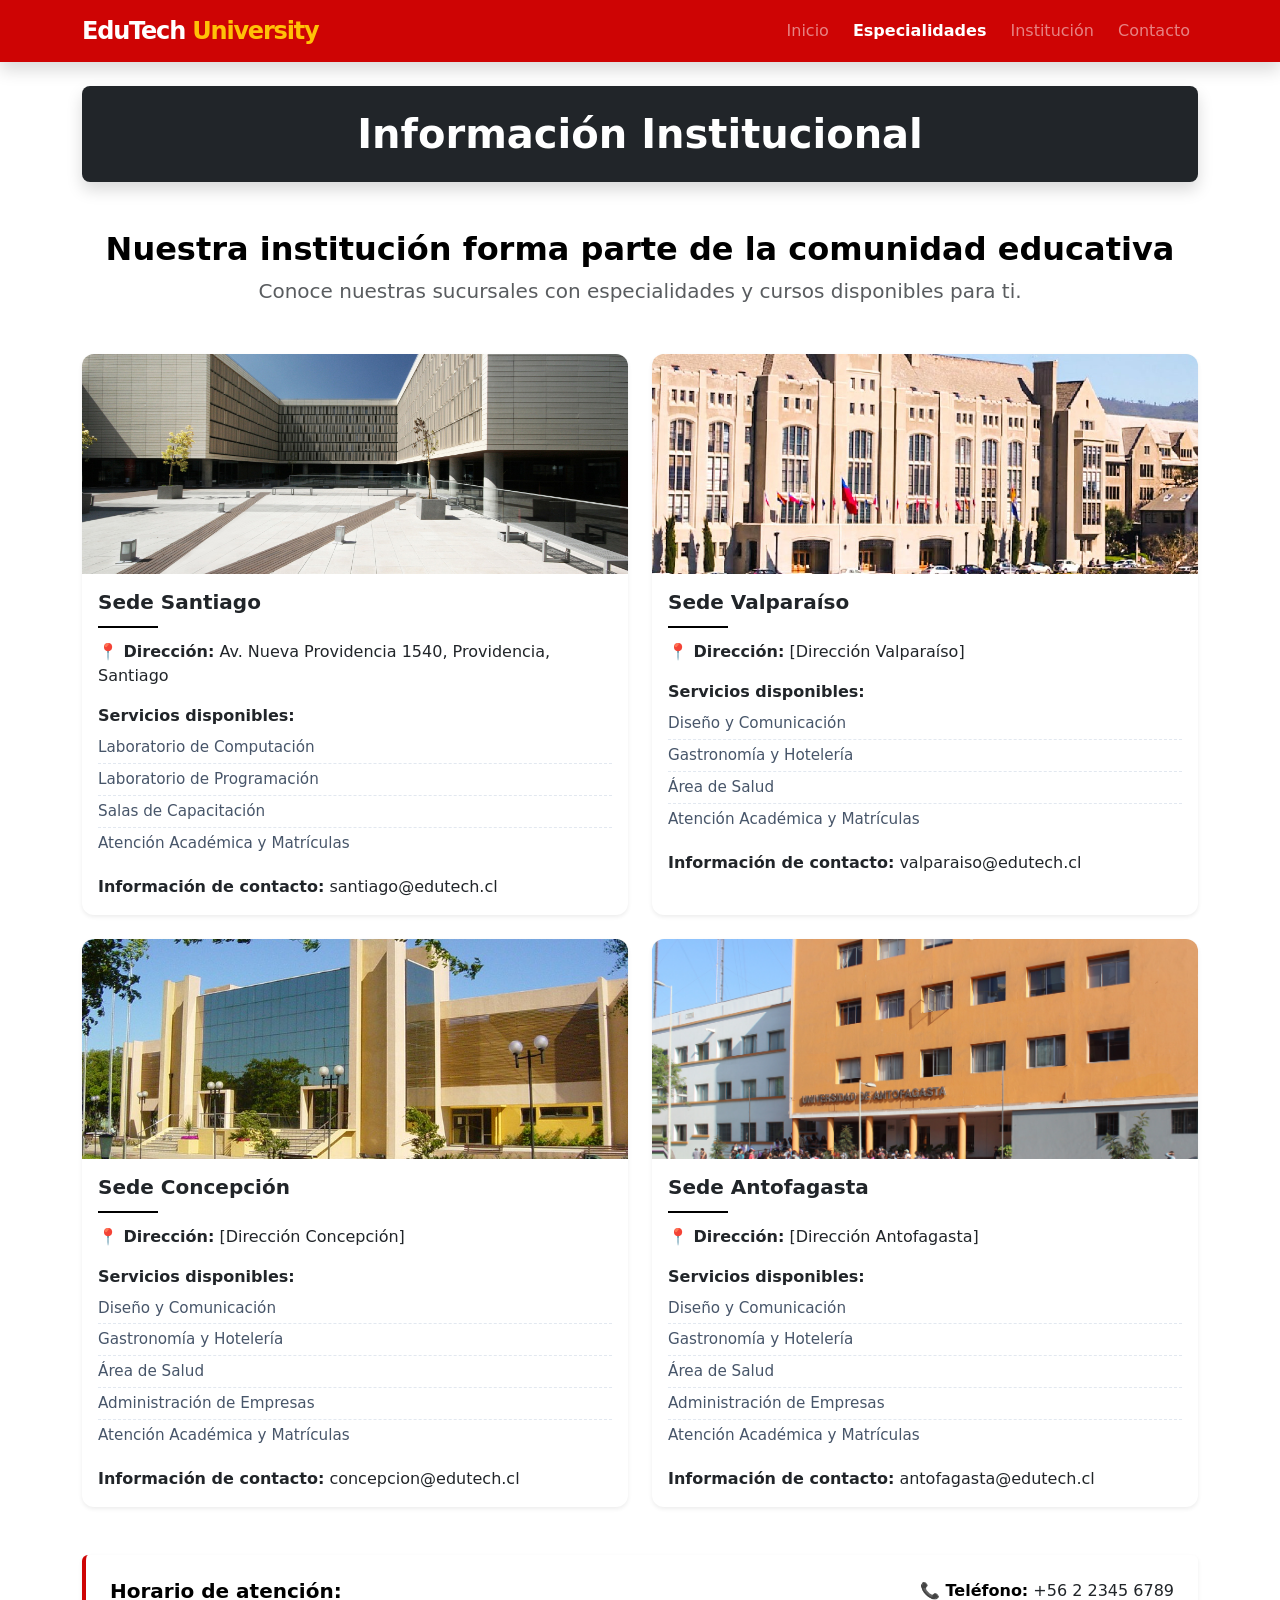
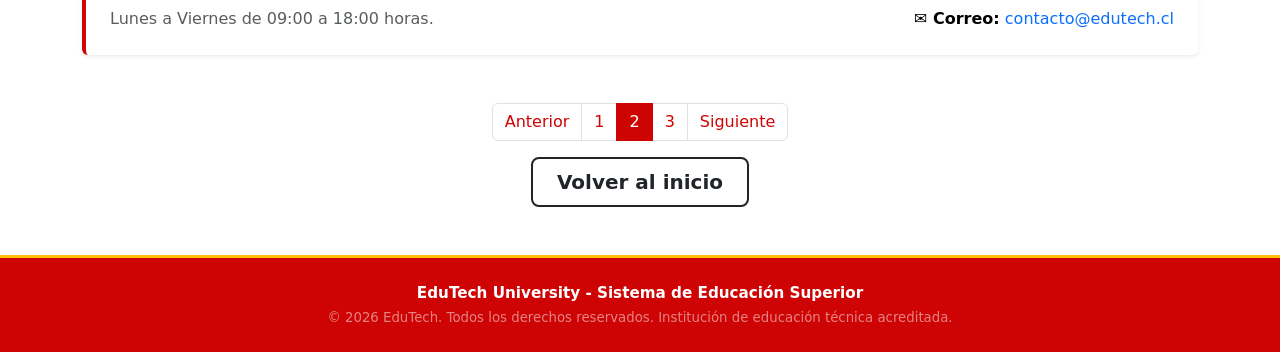
<file: institucionn.html>
<!DOCTYPE html>
<html lang="es">
<head>
    <meta charset="UTF-8">
    <meta name="viewport" content="width=device-width, initial-scale=1.0">
    <link href="https://cdn.jsdelivr.net/npm/bootstrap@5.3.8/dist/css/bootstrap.min.css" rel="stylesheet" integrity="sha384-sRIl4kxILFvY47J16cr9ZwB07vP4J8+LH7qKQnuqkuIAvNWLzeN8tE5YBujZqJLB" crossorigin="anonymous">
    <link rel="stylesheet" href="institucionn.css">
    <title>Información Institucional - EduTech University</title>
</head>
<body>
    <!-- Navegación -->
    <nav class="navbar navbar-expand-lg navbar-dark bg-uni-dark shadow sticky-top">
        <div class="container">
            <a class="navbar-brand fw-bold fs-4 tracking-tight" href="index.html">EduTech <span class="text-warning">University</span></a>
            <button class="navbar-toggler" type="button" data-bs-toggle="collapse" data-bs-target="#navbarMain" aria-controls="navbarMain" aria-expanded="false" aria-label="Toggle navigation">
                <span class="navbar-toggler-icon"></span>
            </button>
            <div class="collapse navbar-collapse justify-content-end" id="navbarMain">
                <ul class="navbar-nav align-items-center gap-2">
                    <li class="nav-item"><a class="nav-link text-white-50" href="index.html">Inicio</a></li>
                    <li class="nav-item"><a class="nav-link active fw-bold" href="cursos.html">Especialidades</a></li>
                    <li class="nav-item"><a class="nav-link text-white-50" href="institucionn.html">Institución</a></li>
                    <li class="nav-item"><a class="nav-link text-white-50" href="contacto.html">Contacto</a></li>
                </ul>
            </div>
        </div>
    </nav>

    <!-- Encabezado -->
    <header class="container mt-4">
        <div class="bg-dark text-white p-4 rounded-3 shadow mb-5">
            <h1 class="text-center fw-bold m-0">Información Institucional</h1>
        </div>
        <div class="text-center mb-5">
            <h2 class="fw-bold">Nuestra institución forma parte de la comunidad educativa</h2>
            <p class="lead text-muted">Conoce nuestras sucursales con especialidades y cursos disponibles para ti.</p>
        </div> 
    </header>

    <!-- Contenido Principal -->
    <main class="container my-5">
        <!-- Grid de Sucursales -->
        <div class="row row-cols-1 row-cols-md-2 g-4">
            
            <!-- Sede Santiago -->
            <div class="col">
                <div class="card h-100 shadow-sm">
                    <img src="sede1.jpg" class="card-img-top" alt="Imagen Sede Santiago">
                    <div class="card-body">
                        <h5 class="card-title fw-bold">Sede Santiago</h5>
                        <hr>
                        <p class="card-text"><strong>📍 Dirección:</strong> Av. Nueva Providencia 1540, Providencia, Santiago</p>
                        
                        <p class="card-text mb-1"><strong>Servicios disponibles:</strong></p>
                        <ul class="list-group list-group-flush mb-3">
                            <li class="list-group-item px-0 py-1 bg-transparent">Laboratorio de Computación</li>
                            <li class="list-group-item px-0 py-1 bg-transparent">Laboratorio de Programación</li>
                            <li class="list-group-item px-0 py-1 bg-transparent">Salas de Capacitación</li>
                            <li class="list-group-item px-0 py-1 bg-transparent">Atención Académica y Matrículas</li>
                        </ul>
                        <p class="card-text"><strong>Información de contacto:</strong> santiago@edutech.cl</p>
                    </div>
                </div>
            </div>

            <!-- Sede Valparaíso -->
            <div class="col">
                <div class="card h-100 shadow-sm">
                    <img src="sede4.jpg" class="card-img-top" alt="Imagen Sede Valparaíso">
                    <div class="card-body">
                        <h5 class="card-title fw-bold">Sede Valparaíso</h5>
                        <hr>
                        <p class="card-text"><strong>📍 Dirección:</strong> [Dirección Valparaíso]</p>
                        
                        <p class="card-text mb-1"><strong>Servicios disponibles:</strong></p>
                        <ul class="list-group list-group-flush mb-3">
                            <li class="list-group-item px-0 py-1 bg-transparent">Diseño y Comunicación</li>
                            <li class="list-group-item px-0 py-1 bg-transparent">Gastronomía y Hotelería</li>
                            <li class="list-group-item px-0 py-1 bg-transparent">Área de Salud</li>
                            <li class="list-group-item px-0 py-1 bg-transparent">Atención Académica y Matrículas</li>
                        </ul>
                        <p class="card-text"><strong>Información de contacto:</strong> valparaiso@edutech.cl</p>
                    </div>
                </div>
            </div>

            <!-- Sede Concepción -->
            <div class="col">
                <div class="card h-100 shadow-sm">
                    <img src="sede2.jpg" class="card-img-top" alt="Imagen Sede Concepción">
                    <div class="card-body">
                        <h5 class="card-title fw-bold">Sede Concepción</h5>
                        <hr>
                        <p class="card-text"><strong>📍 Dirección:</strong> [Dirección Concepción]</p>
                        
                        <p class="card-text mb-1"><strong>Servicios disponibles:</strong></p>
                        <ul class="list-group list-group-flush mb-3">
                            <li class="list-group-item px-0 py-1 bg-transparent">Diseño y Comunicación</li>
                            <li class="list-group-item px-0 py-1 bg-transparent">Gastronomía y Hotelería</li>
                            <li class="list-group-item px-0 py-1 bg-transparent">Área de Salud</li>
                            <li class="list-group-item px-0 py-1 bg-transparent">Administración de Empresas</li>
                            <li class="list-group-item px-0 py-1 bg-transparent">Atención Académica y Matrículas</li>
                        </ul>
                        <p class="card-text"><strong>Información de contacto:</strong> concepcion@edutech.cl</p>
                    </div>
                </div>
            </div>

            <!-- Sede Antofagasta -->
            <div class="col">
                <div class="card h-100 shadow-sm">
                    <img src="sede3.jpg" class="card-img-top" alt="Imagen Sede Antofagasta">
                    <div class="card-body">
                        <h5 class="card-title fw-bold">Sede Antofagasta</h5>
                        <hr>
                        <p class="card-text"><strong>📍 Dirección:</strong> [Dirección Antofagasta]</p>
                        
                        <p class="card-text mb-1"><strong>Servicios disponibles:</strong></p>
                        <ul class="list-group list-group-flush mb-3">
                            <li class="list-group-item px-0 py-1 bg-transparent">Diseño y Comunicación</li>
                            <li class="list-group-item px-0 py-1 bg-transparent">Gastronomía y Hotelería</li>
                            <li class="list-group-item px-0 py-1 bg-transparent">Área de Salud</li>
                            <li class="list-group-item px-0 py-1 bg-transparent">Administración de Empresas</li>
                            <li class="list-group-item px-0 py-1 bg-transparent">Atención Académica y Matrículas</li>
                        </ul>
                        <p class="card-text"><strong>Información de contacto:</strong> antofagasta@edutech.cl</p>
                    </div>
                </div>
            </div>
        </div>

        <!-- Bloque de Horarios y Contacto General -->
        <div class="mt-5 p-4 bg-light rounded shadow-sm">
            <div class="row align-items-center text-center text-md-start">
                <div class="col-md-6 mb-3 mb-md-0">
                    <h5 class="fw-bold mb-1">Horario de atención:</h5>
                    <p class="mb-0 text-muted">Lunes a Viernes de 09:00 a 18:00 horas.</p>
                </div>
                <div class="col-md-6 text-md-end">
                    <p class="mb-1">
                        <strong>📞 Teléfono:</strong> 
                        <a href="tel:+56223456789" class="text-decoration-none text-dark">+56 2 2345 6789</a>
                    </p>
                    <p class="mb-0">
                        <strong>✉️ Correo:</strong> 
                        <a href="mailto:contacto@edutech.cl" class="text-decoration-none text-primary">contacto@edutech.cl</a>
                    </p>
                </div>
            </div>
        </div>
    </main>

    <!-- Paginación y Navegación de Cierre -->
    <div class="container mb-4">
        <nav aria-label="Page navigation example" class="mb-3">
            <ul class="pagination justify-content-center mb-0">
                <li class="page-item"><a class="page-link" href="cursos.html">Anterior</a></li>
                <li class="page-item"><a class="page-link" href="cursos.html">1</a></li>
                <li class="page-item active"><a class="page-link" href="institucionn.html">2</a></li>
                <li class="page-item"><a class="page-link" href="contacto.html">3</a></li>
                <li class="page-item"><a class="page-link" href="contacto.html">Siguiente</a></li>
            </ul>
        </nav>
        <div class="text-center">
            <a href="index.html" class="btn btn-outline-dark btn-lg px-4">Volver al inicio</a>
        </div>
    </div>

    <!-- scripts -->
    <script src="https://cdn.jsdelivr.net/npm/bootstrap@5.3.8/dist/js/bootstrap.bundle.min.js" integrity="sha384-FKyoEForCGlyvwx9Hj09JcYn3nv7wiPVlz7YYwJrWVcXK/BmnVDxM+D2scQbITxI" crossorigin="anonymous"></script>
        
    <!-- Footer único del Sitio -->
    <footer class="bg-uni-dark text-white border-top border-warning border-3 py-4 mt-5">
        <div class="container text-center">
            <p class="mb-1 fw-bold"> EduTech University - Sistema de Educación Superior</p>
            <p class="mb-0 text-white-50 small">&copy; 2026 EduTech. Todos los derechos reservados. Institución de educación técnica acreditada.</p>
        </div>
    </footer>
</body> 
</html>
</file>
<file: estilo.css>
/* estilo.css */

/*  Estilos Generales  */
body {
    background-color: #fdfdfd; /* Fondo liso, claro y neutro */
    font-family: 'Helvetica Neue', Arial, sans-serif;
    color: #ff0000;
    overflow-x: hidden;
}

/* --- Encabezado Principal --- */
header .text-center.bg-dark {
    background-color: #ce0404 !important; /* Negro profundo y elegante */
    padding-top: 2.5rem !important;
    padding-bottom: 2rem !important;
}

header h1 {
    font-size: 12rem;
    letter-spacing: 4px; /* Espaciado moderno entre letras */
    font-weight: 800;
}

header p {
    font-size: 1rem;
    color: #ffffff;
    letter-spacing: 3px;
}

/* --- Menú de Navegación (Navbar) --- */
.navbar {
    background-color: #cd0000 !important;
    border-bottom: 1px solid #ffffff;
    padding: 0.8rem 1rem;
}

.navbar-brand {
    font-weight: 700;
    text-transform: uppercase;
    letter-spacing: 1px;
}

.nav-link {
    font-weight: 500;
    letter-spacing: 1px;
    margin: 0 8px;
    transition: color 1.5s ease;
}

.nav-link:hover {
    color: #dcdada !important;
}
/* Igualar el tamaño y estilo de todos los enlaces del menú */
.navbar-nav .nav-link {
    font-size: 1.1rem !important; /* Mismo tamaño para todos */
    font-weight: 500 !important; /* Mismo grosor para todos (ni muy delgado, ni muy grueso) */
    text-transform: capitalize !important; /* Escribe la primera letra en mayúscula */
    margin: 0 15px; /* Separación a los lados de cada botón para que no estén pegados */
    color: #ffffff !important; /* Color gris claro por defecto */
    transition: color 0.3s ease;
}

/* Color blanco puro cuando pasas el mouse por encima o cuando es la página activa */
.navbar-nav .nav-link:hover, 
.navbar-nav .nav-link.active {
    color: #ffffff !important;
}
/* --- Carrusel de Imágenes --- */
.carousel {
    border-radius: 16px;
    overflow: hidden;
    box-shadow: 0 15px 35px rgba(0, 0, 0, 0.08); /* Sombra suave para despegarlo del fondo */
}

.carousel-item img {
    height: 500px; /* Altura fija para que el diseño sea consistente */
    object-fit: cover; /* Ajusta la imagen sin deformarla */
    transition: transform 0.5s ease;
}

/* Efecto hover en las imágenes que incluiste en tu HTML */
.img-hover:hover {
    transform: scale(1.02); /* Efecto de zoom suave y moderno */
}

/* Fondos oscuros sutiles para los textos del carrusel (asegura legibilidad) */
.carousel-caption {
    background: linear-gradient(transparent, rgba(0, 0, 0, 0.7));
    width: 100%;
    left: 0;
    right: 0;
    bottom: 0;
    padding: 40px 20px 30px 20px;
}

.carousel-caption h5 {
    font-size: 1.5rem;
    font-weight: 700;
    margin-bottom: 8px;
}

.carousel-caption p {
    font-size: 1rem;
    color: #e0e0e0;
}

/* --- Sección de Bienvenida --- */
h2 {
    font-size: 3rem;
    font-weight: 700;
    color: #111111;
    margin-bottom: 25px;
    letter-spacing: -0.5px;
}

section p {
    font-size: 1.25rem;
    line-height: 1.8; /* Mayor espacio entre líneas para lectura cómoda */
    color: #555555;
    margin-bottom: 20px;
}

/* --- Pie de Página --- */
footer.bg-dark {
    background-color: #1a1a1a !important;
    padding: 25px !important;
    border-top: 1px solid #2d2d2d;
}

footer p {
    font-size: 0.9rem;
    color: #a0a0a0;
}
</file>
<file: estilocontacto.css>
/* ==========================================================================
   Variables Globales y Configuración
   ========================================================================== */
:root {
    --uni-dark: #ce0404;       /* Azul oscuro institucional moderno */
    --uni-accent: #ff0000;     /* Color de acento (Warning de Bootstrap) */
    --bg-light: #f8f9fa;       /* Fondo general gris claro */
    --transition-smooth: all 0.3s cubic-bezier(0.25, 0.8, 0.25, 1);
}

body {
    font-family: 'Segoe UI', system-ui, -apple-system, sans-serif;
    background-color: var(--bg-light);
    color: #334155;
    overflow-x: hidden;
}

/* ==========================================================================
   Clases Personalizadas del HTML
   ========================================================================== */

/* Fondo oscuro para la Navbar */
.bg-uni-dark {
    background-color: var(--uni-dark) !important;
}

/* Ajuste de espaciado de letras para el logo */
.tracking-tight {
    letter-spacing: -0.05em;
}

/* ==========================================================================
   Componentes: Tarjetas de Sedes (Cards)
   ========================================================================== */

.card {
    border: none;
    border-radius: 12px;
    transition: var(--transition-smooth);
}

/* Efecto Hover: Eleva la tarjeta y profundiza la sombra */
.card:hover {
    transform: translateY(-5px);
    box-shadow: 0 12px 20px rgba(0, 0, 0, 0.1) !important;
}

/* Fuerza a que todas las imágenes midan lo mismo y no se deformen */
.card-img-top {
    height: 220px;
    object-fit: cover;
    border-top-left-radius: 12px;
    border-top-right-radius: 12px;
}

/* Línea divisoria personalizada dentro de la tarjeta */
.card-body hr {
    border-top: 2px solid var(--uni-accent);
    width: 60px;
    margin: 0.75rem 0;
    opacity: 1;
}

/* Ajuste fino de las listas de servicios */
.list-group-item {
    border-bottom: 1px dashed #e2e8f0 !important;
    font-size: 0.95rem;
    color: #475569;
}

.list-group-item:last-child {
    border-bottom: none !important;
}

/* ==========================================================================
   Paginación y Botones
   ========================================================================== */

/* Color de los enlaces de paginación comunes */
.page-link {
    color: var(--uni-dark);
    border-color: #dee2e6;
    transition: var(--transition-smooth);
}

.page-link:hover {
    color: #000;
    background-color: #e2e8f0;
    border-color: #dee2e6;
}

/* Paginación Activa (Página 2) */
.page-item.active .page-link {
    background-color: var(--uni-dark) !important;
    border-color: var(--uni-dark) !important;
    color: #0015ff !important;
}

/* Botón "Volver al inicio" */
.btn-outline-dark {
    border-width: 2px;
    font-weight: 600;
    border-radius: 8px;
    transition: var(--transition-smooth);
}

/* ==========================================================================
   Footer y Bloques de Información
   ========================================================================== */

footer {
    font-size: 0.95rem;
}

/* Ajuste del bloque de horarios para que combine con el diseño */
.bg-light.shadow-sm {
    border-left: 4px solid var(--uni-dark);
    background-color: #ffffff !important;
}
.page-link:hover {
    color: #1e00ff;
    background-color: #0062e2;
    border-color: #dee2e6;
}
</file>
<file: cursos.css>
/* Paleta de colores universitaria premium */
        :root {
            --uni-bg-dark: #ce0404;      /* Azul Marino Institucional */
            --uni-accent: #000000;       /* Dorado/Arena Académico */
            --uni-card-border: #e2e8f0;
        }
        body {
            background-color: #f8fafc;
        }
        .bg-uni-dark { background-color: var(--uni-bg-dark) !important; }
        .text-uni-dark { color: var(--uni-bg-dark) !important; }
        .text-uni-accent { color: var(--uni-accent) !important; }
        
        /* Estilos de pestañas de navegación */
        .nav-pills .nav-link {
            color: var(--uni-bg-dark);
            font-weight: 600;
            border: 1px solid var(--uni-bg-dark);
            margin: 0.25rem;
            transition: all 0.3s ease;
        }
        .nav-pills .nav-link.active, .nav-pills .nav-link:hover {
            background-color: var(--uni-bg-dark) !important;
            color: #ffffff !important;
        }
        
        /* Tarjetas de carreras */
        .card-university {
            border: 1px solid var(--uni-card-border);
            border-top: 5px solid var(--uni-bg-dark);
            border-radius: 8px;
            transition: transform 0.2s ease, box-shadow 0.2s ease;
        }
        .card-university:hover {
            transform: translateY(-5px);
            box-shadow: 0 10px 20px rgba(15, 44, 89, 0.1) !important;
        }
        .card-img-container {
            position: relative;
            overflow: hidden;
            height: 200px;
        }
        .card-img-container img {
            object-fit: cover;
            width: 100%;
            height: 100%;
        }
.page-link:hover {
    color: #0033ff;
    background-color: #105dc0;
    border-color: #dee2e6;
}
</file>
<file: institucionn.css>
/* ==========================================================================
   Variables Globales y Configuración
   ========================================================================== */
:root {
    --uni-dark: #ce0404;       /* Azul oscuro institucional moderno */
    --uni-accent: #000000;     /* Color de acento (Warning de Bootstrap) */
    --bg-light: #ffffff;       /* Fondo general gris claro */
    --transition-smooth: all 0.3s cubic-bezier(0.25, 0.8, 0.25, 1);
}

body {
    font-family: 'Segoe UI', system-ui, -apple-system, sans-serif;
    background-color: var(--bg-light);
    color: #000000;
    overflow-x: hidden;
}

/* ==========================================================================
   Clases Personalizadas del HTML
   ========================================================================== */

/* Fondo oscuro para la Navbar */
.bg-uni-dark {
    background-color: var(--uni-dark) !important;
}

/* Ajuste de espaciado de letras para el logo */
.tracking-tight {
    letter-spacing: -0.05em;
}

/* ==========================================================================
   Componentes: Tarjetas de Sedes (Cards)
   ========================================================================== */

.card {
    border: none;
    border-radius: 12px;
    transition: var(--transition-smooth);
}

/* Efecto Hover: Eleva la tarjeta y profundiza la sombra */
.card:hover {
    transform: translateY(-5px);
    box-shadow: 0 12px 20px rgba(0, 0, 0, 0.1) !important;
}

/* Fuerza a que todas las imágenes midan lo mismo y no se deformen */
.card-img-top {
    height: 220px;
    object-fit: cover;
    border-top-left-radius: 12px;
    border-top-right-radius: 12px;
}

/* Línea divisoria personalizada dentro de la tarjeta */
.card-body hr {
    border-top: 2px solid var(--uni-accent);
    width: 60px;
    margin: 0.75rem 0;
    opacity: 1;
}

/* Ajuste fino de las listas de servicios */
.list-group-item {
    border-bottom: 1px dashed #e2e8f0 !important;
    font-size: 0.95rem;
    color: #475569;
}

.list-group-item:last-child {
    border-bottom: none !important;
}

/* ==========================================================================
   Paginación y Botones
   ========================================================================== */

/* Color de los enlaces de paginación comunes */
.page-link {
    color: var(--uni-dark);
    border-color: #dee2e6;
    transition: var(--transition-smooth);
}

.page-link:hover {
    color: #0033ff;
    background-color: #105dc0;
    border-color: #dee2e6;
}

/* Paginación Activa (Página 2) */
.page-item.active .page-link {
    background-color: var(--uni-dark) !important;
    border-color: var(--uni-dark) !important;
    color: #fff !important;
}

/* Botón "Volver al inicio" */
.btn-outline-dark {
    border-width: 2px;
    font-weight: 600;
    border-radius: 8px;
    transition: var(--transition-smooth);
}

/* ==========================================================================
   Footer y Bloques de Información
   ========================================================================== */

footer {
    font-size: 0.95rem;
}

/* Ajuste del bloque de horarios para que combine con el diseño */
.bg-light.shadow-sm {
    border-left: 4px solid var(--uni-dark);
    background-color: #ffffff !important;
}
</file>
